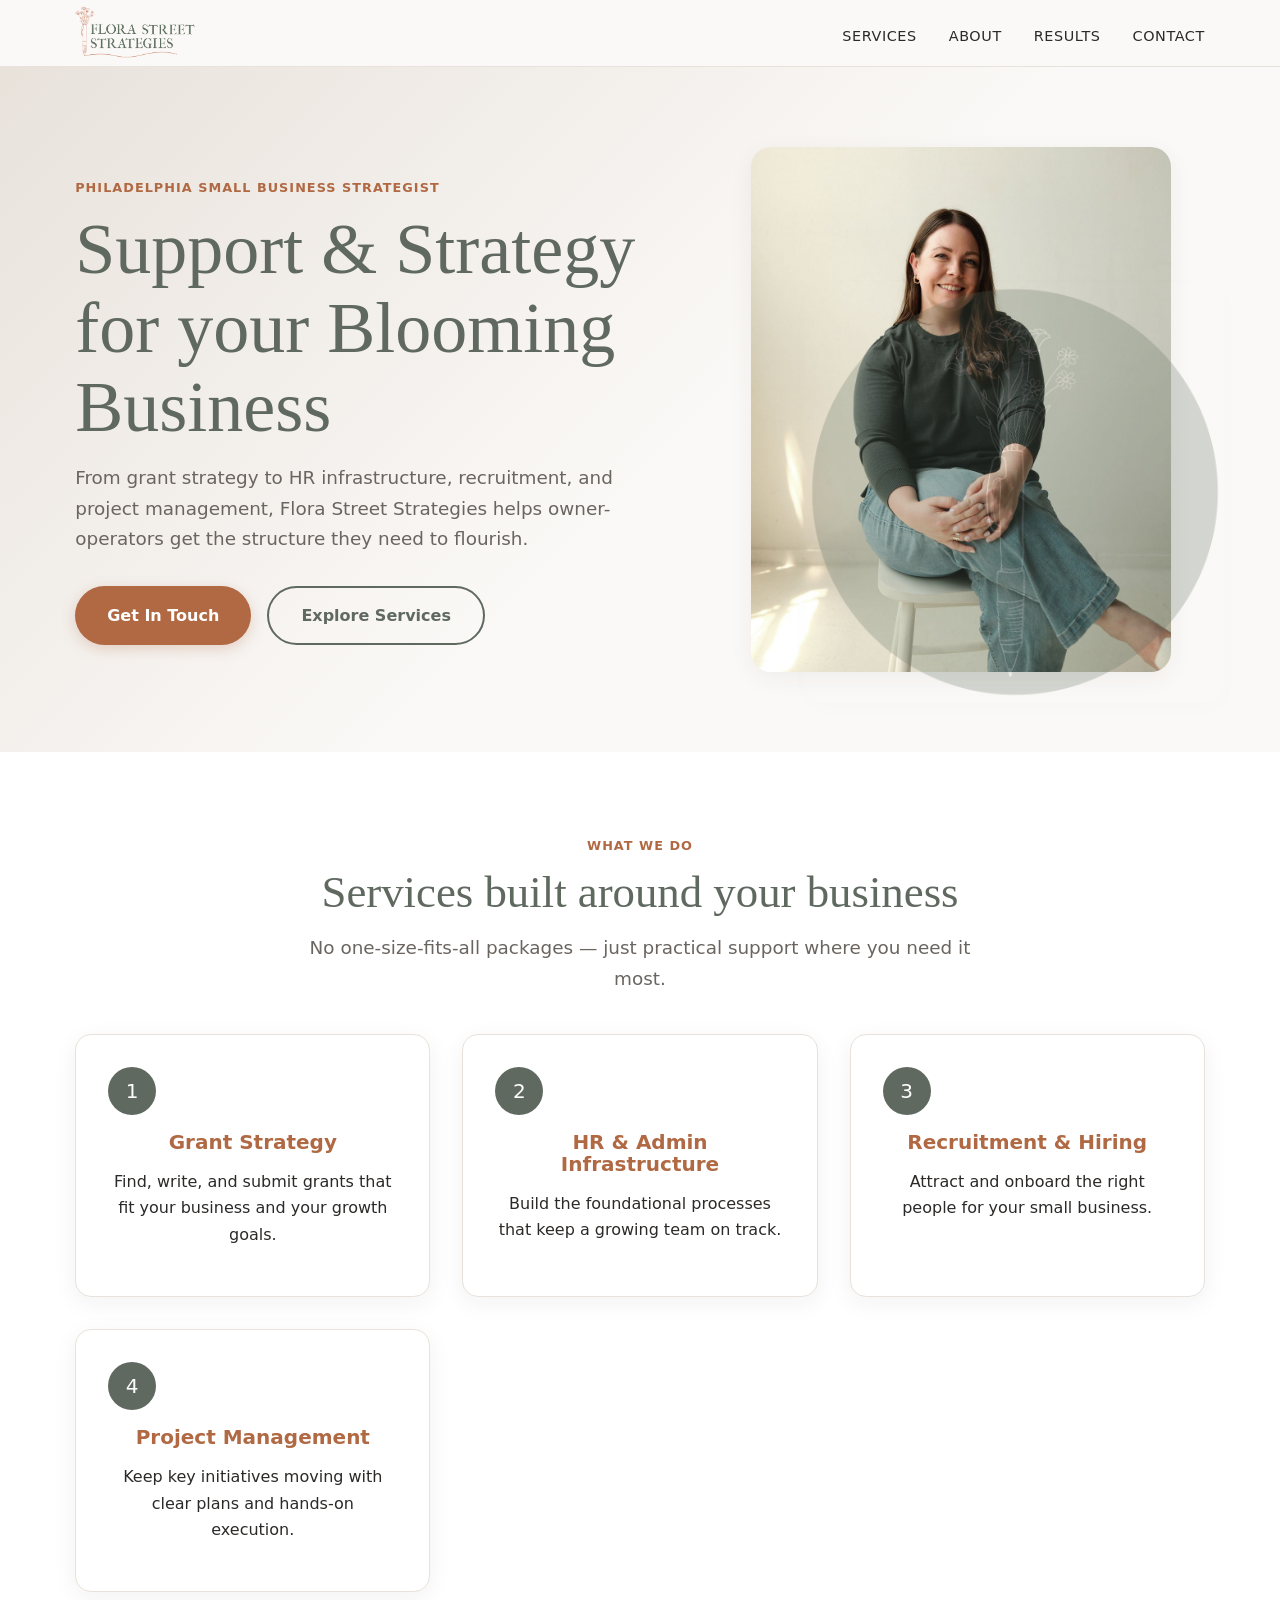
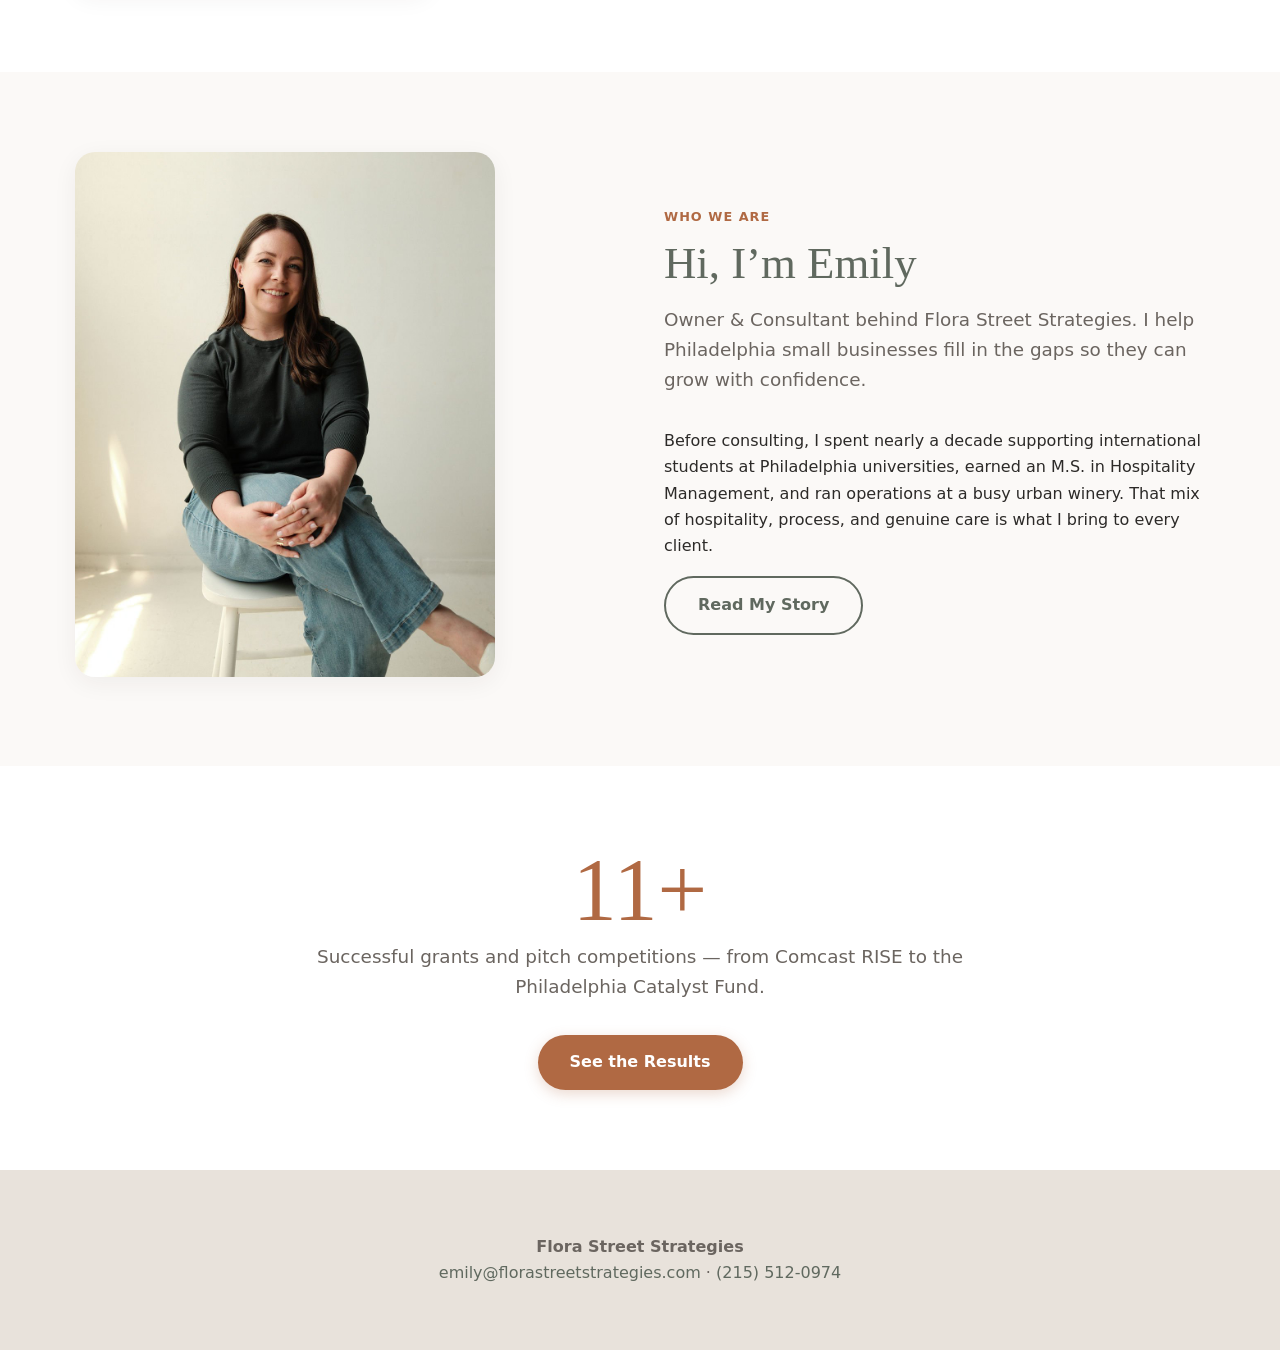
<file: site/option1/index.html>
<!doctype html>
<html lang="en">
<head>
  <meta charset="utf-8" />
  <meta name="viewport" content="width=device-width, initial-scale=1" />
  <meta name="theme-color" content="#fbf9f7" />
  <meta name="description" content="Flora Street Strategies helps Philadelphia small business owners and owner-operators win grants, build HR infrastructure, hire talent, and manage projects so they can flourish." />
  <meta name="robots" content="noindex, nofollow, noarchive" />
  <meta property="og:title" content="Flora Street Strategies — Support & Strategy for Your Blooming Business" />
  <meta property="og:description" content="Flora Street Strategies helps Philadelphia small business owners and owner-operators win grants, build HR infrastructure, hire talent, and manage projects so they can flourish." />
  <meta property="og:type" content="website" />
  <meta property="og:url" content="https://toddl.es/florastreetstrategies/option1/" />
  <meta property="og:image" content="https://toddl.es/florastreetstrategies/option1/images/emily.jpg" />
  <meta name="twitter:card" content="summary_large_image" />
  <title>Flora Street Strategies — Support & Strategy for Your Blooming Business</title>
  <link rel="canonical" href="https://toddl.es/florastreetstrategies/option1/" />
  <link rel="icon" type="image/png" href="images/emblem.png" />
  <link rel="stylesheet" href="css/style.css?v=11" />
  <script type="application/ld+json">{
  "@context": "https://schema.org",
  "@type": "ProfessionalService",
  "name": "Flora Street Strategies",
  "description": "Flora Street Strategies helps Philadelphia small business owners and owner-operators win grants, build HR infrastructure, hire talent, and manage projects so they can flourish.",
  "url": "https://toddl.es/florastreetstrategies/option1/",
  "image": "https://toddl.es/florastreetstrategies/option1/images/emily.jpg",
  "telephone": "+1-215-512-0974",
  "email": "emily@florastreetstrategies.com",
  "areaServed": "Philadelphia, PA",
  "serviceType": ["Grant Strategy", "HR Infrastructure", "Recruitment", "Project Management"]
}</script>
</head>
<body>
  <a class="skip-link" href="#main">Skip to content</a>
  <header>
    <div class="container">
      <a class="logo" href="/florastreetstrategies/option1/"><img src="images/logo.png" alt="Flora Street Strategies" /></a>
      <nav>
        <ul>
          <li><a href="services/">Services</a></li>
          <li><a href="about/">About</a></li>
          <li><a href="testimonials/">Results</a></li>
          <li><a href="contact/">Contact</a></li>
        </ul>
      </nav>
    <button class="nav-toggle" aria-label="Open menu" aria-expanded="false" aria-controls="nav-overlay"><span class="hamburger-icon">&#9776;</span></button></div>
  <div class="nav-overlay" id="nav-overlay">
      <button class="nav-close" aria-label="Close menu" aria-expanded="false" aria-controls="nav-overlay"><span class="close-icon">&times;</span></button>
      <ul>
        <li><a href="/florastreetstrategies/option1/" aria-current="page">Home</a></li>
        <li><a href="./services/">Services</a></li>
        <li><a href="./about/">About</a></li>
        <li><a href="./testimonials/">Results</a></li>
        <li><a href="./contact/">Contact</a></li>
      </ul>
    </div></header>

  <main id="main">
    <section class="hero">
      <div class="container">
        <div class="hero-content">
          <span class="tag">Philadelphia Small Business Strategist</span>
          <h1>Support &amp; Strategy for your Blooming Business</h1>
          <p>From grant strategy to HR infrastructure, recruitment, and project management, Flora Street Strategies helps owner-operators get the structure they need to flourish.</p>
          <div class="hero-actions">
            <a class="btn btn-primary" href="contact/">Get In Touch</a>
            <a class="btn btn-secondary" href="services/">Explore Services</a>
          </div>
        </div>
        <div class="hero-media">
          <img src="images/emily.jpg" alt="Emily Nordeman, owner of Flora Street Strategies" />
          <img class="hero-emblem" src="images/emblem.png" alt="" />
        </div>
      </div>
    </section>

    <section class="alt center">
      <div class="container">
        <span class="tag">What We Do</span>
        <h2>Services built around your business</h2>
        <p class="lead">No one-size-fits-all packages — just practical support where you need it most.</p>
        <div class="grid">
          <div class="card">
            <div class="card-icon">1</div>
            <h3>Grant Strategy</h3>
            <p>Find, write, and submit grants that fit your business and your growth goals.</p>
          </div>
          <div class="card">
            <div class="card-icon">2</div>
            <h3>HR &amp; Admin Infrastructure</h3>
            <p>Build the foundational processes that keep a growing team on track.</p>
          </div>
          <div class="card">
            <div class="card-icon">3</div>
            <h3>Recruitment &amp; Hiring</h3>
            <p>Attract and onboard the right people for your small business.</p>
          </div>
          <div class="card">
            <div class="card-icon">4</div>
            <h3>Project Management</h3>
            <p>Keep key initiatives moving with clear plans and hands-on execution.</p>
          </div>
        </div>
      </div>
    </section>

    <section>
      <div class="container two-col">
        <div>
          <img src="images/emily.jpg" alt="Emily Nordeman" />
        </div>
        <div>
          <span class="tag">Who We Are</span>
          <h2>Hi, I’m Emily</h2>
          <p class="lead">Owner &amp; Consultant behind Flora Street Strategies. I help Philadelphia small businesses fill in the gaps so they can grow with confidence.</p>
          <p>Before consulting, I spent nearly a decade supporting international students at Philadelphia universities, earned an M.S. in Hospitality Management, and ran operations at a busy urban winery. That mix of hospitality, process, and genuine care is what I bring to every client.</p>
          <a class="btn btn-secondary" href="about/">Read My Story</a>
        </div>
      </div>
    </section>

    <section class="alt center">
      <div class="container">
        <div class="stat">11+</div>
        <p class="lead">Successful grants and pitch competitions — from Comcast RISE to the Philadelphia Catalyst Fund.</p>
        <a class="btn btn-primary" href="testimonials/">See the Results</a>
      </div>
    </section>
  </main>

  <footer>
    <div class="container">
      <p><strong>Flora Street Strategies</strong><br />
      <a href="mailto:emily@florastreetstrategies.com">emily@florastreetstrategies.com</a> ·
      <a href="tel:2155120974">(215) 512-0974</a></p>
    </div>
  </footer>
<script src="js/main.js?v=2"></script>
</body>
</html>
</file>
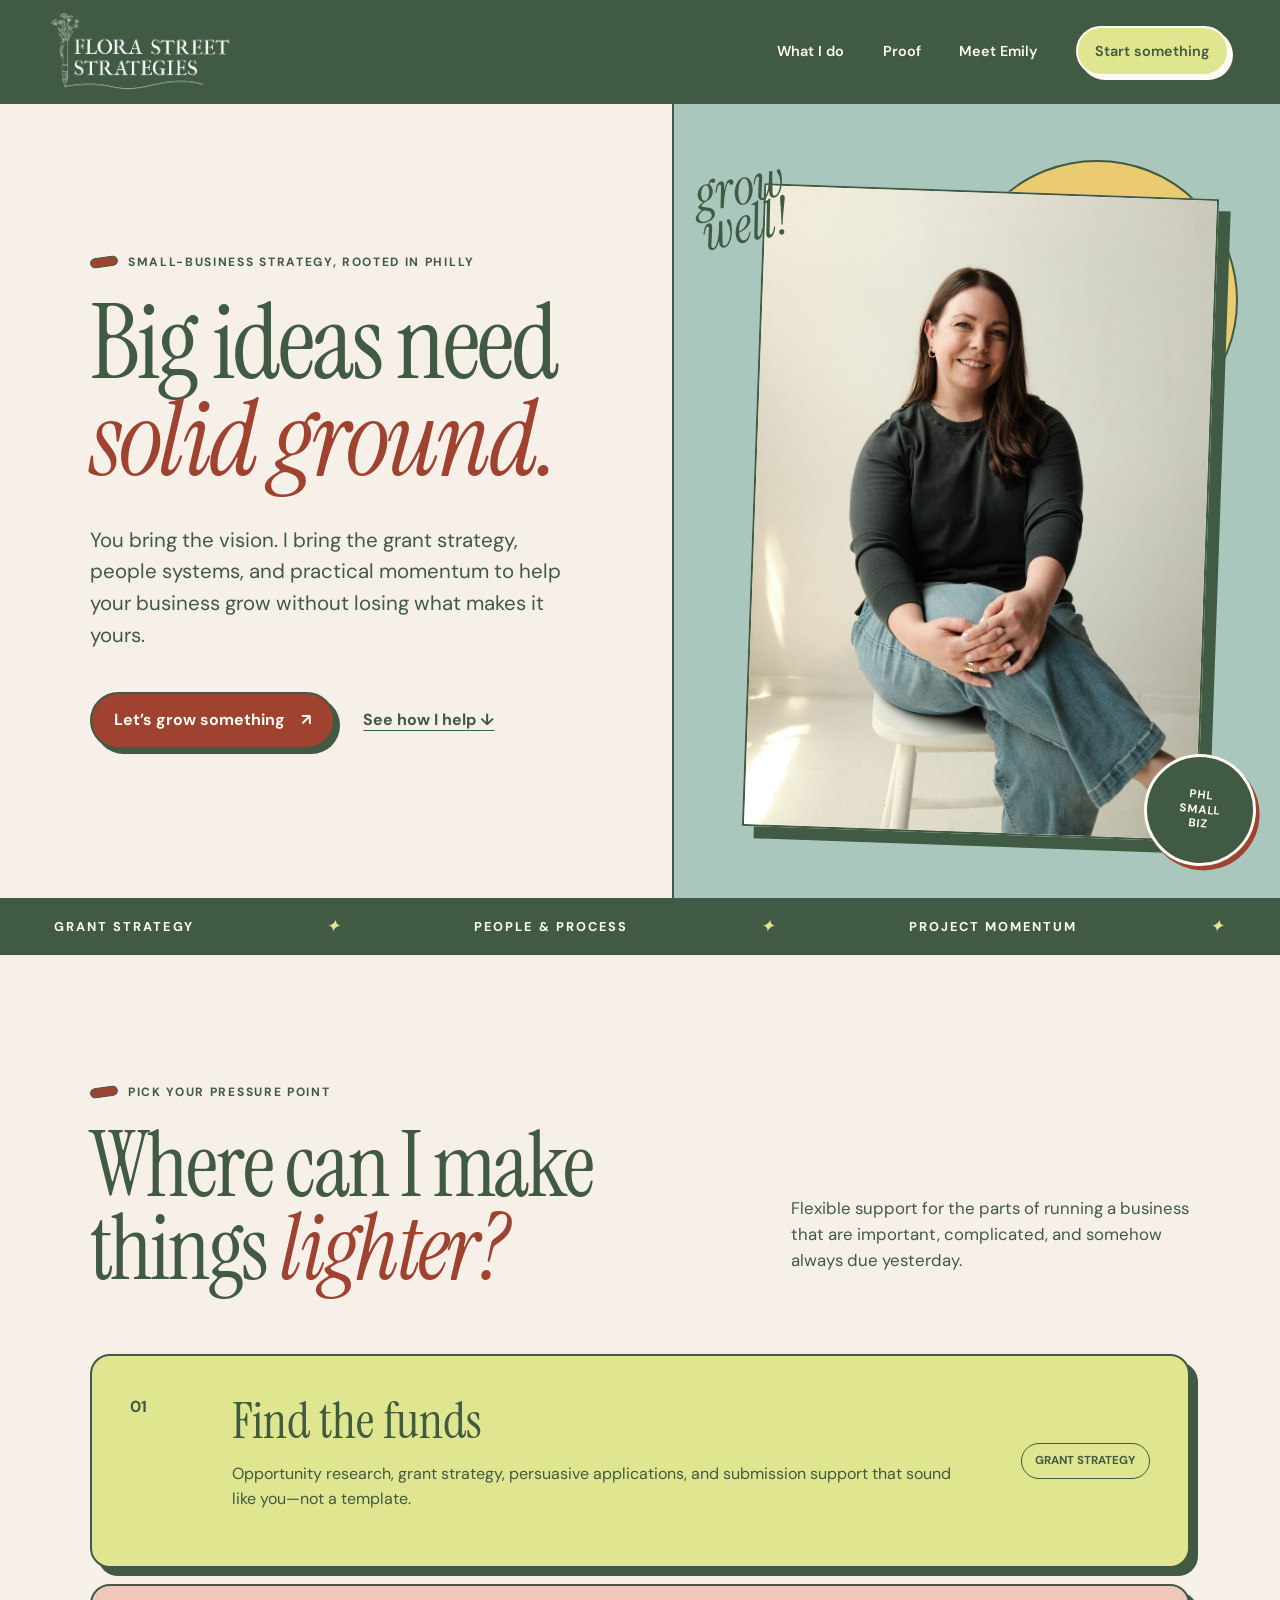
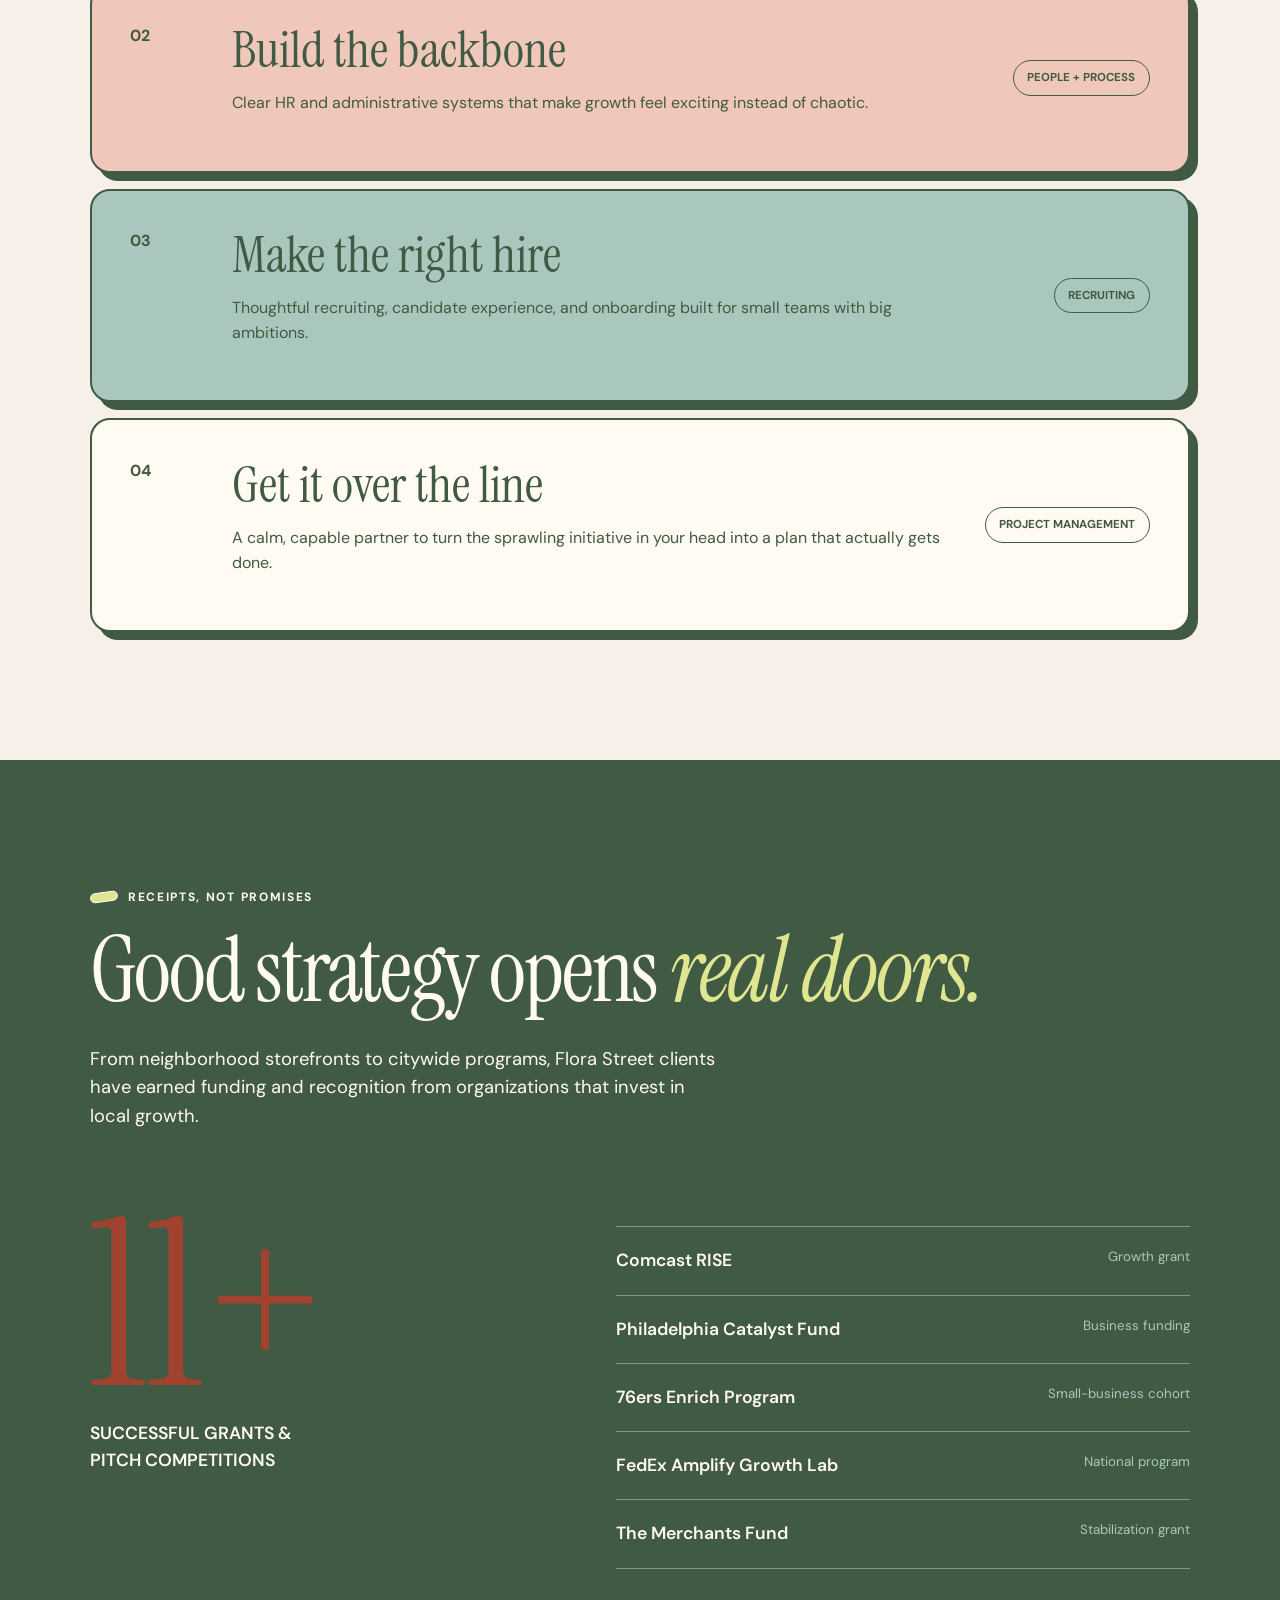
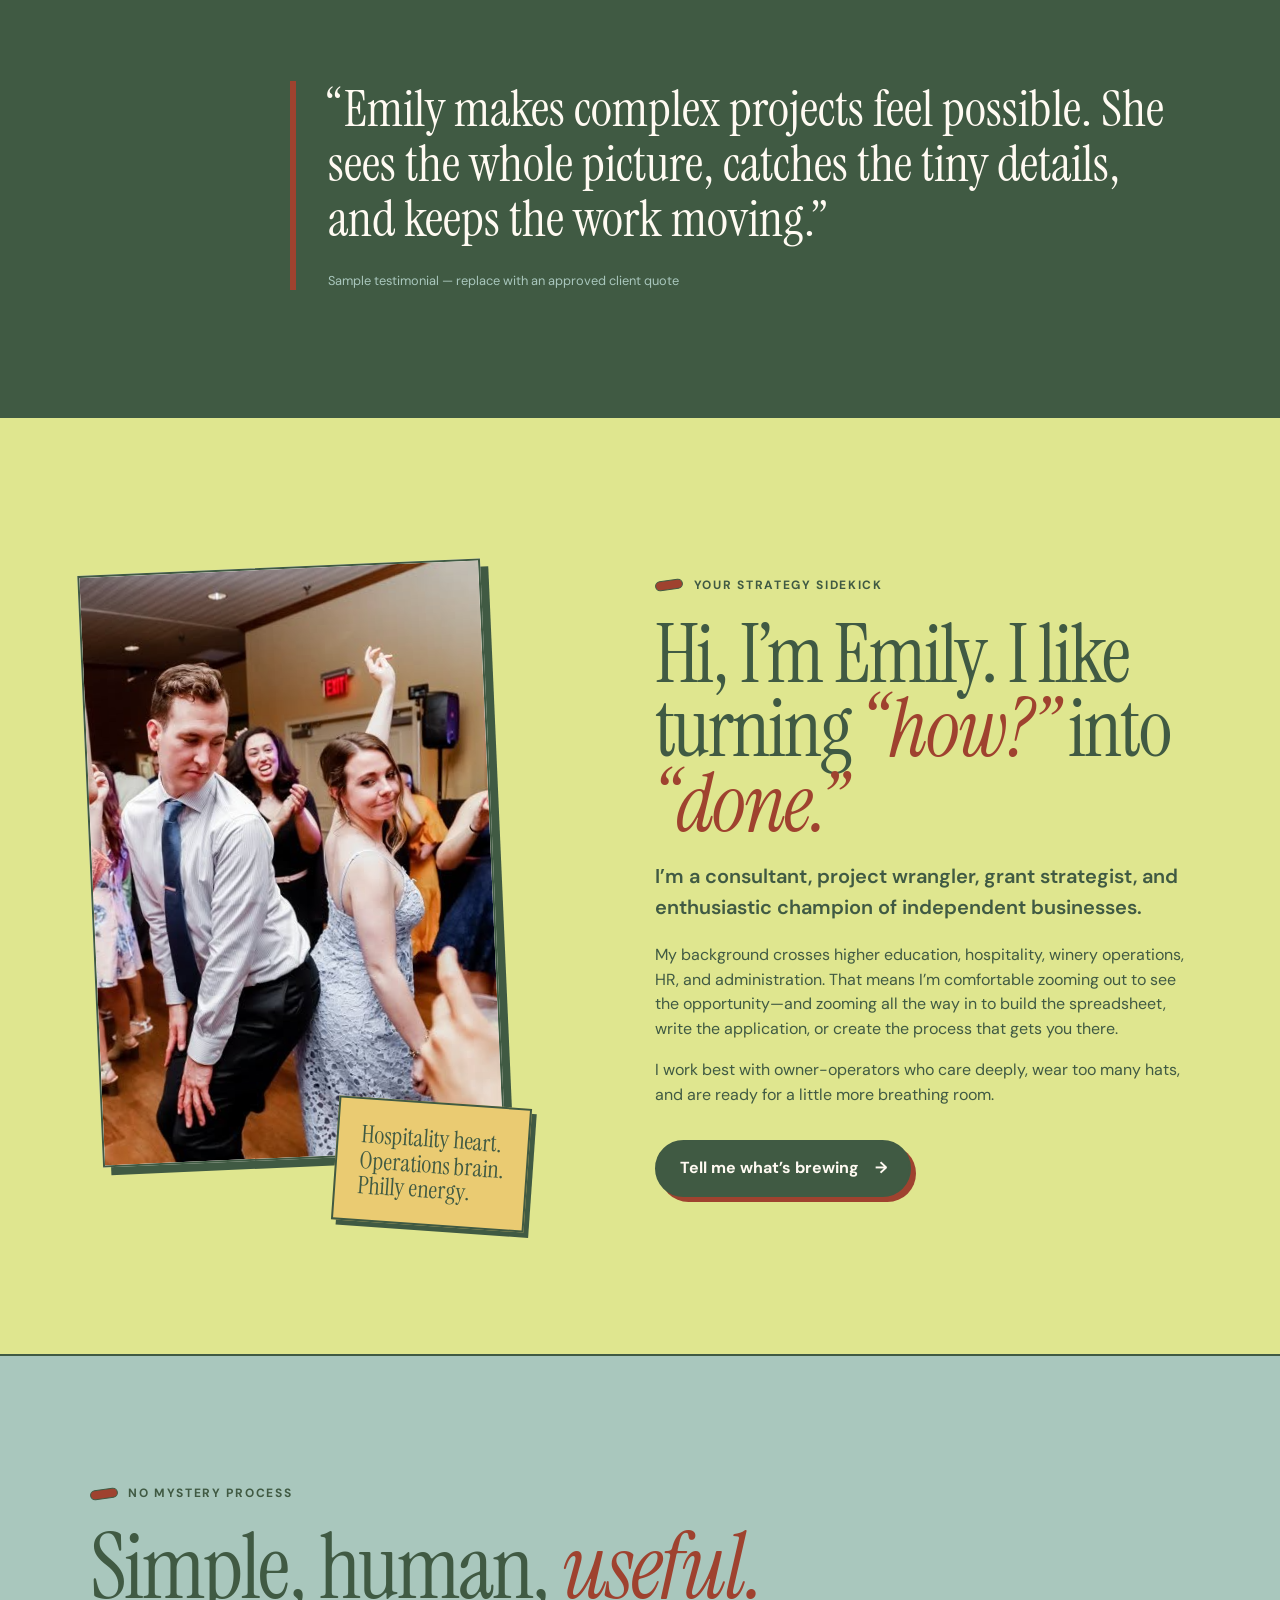
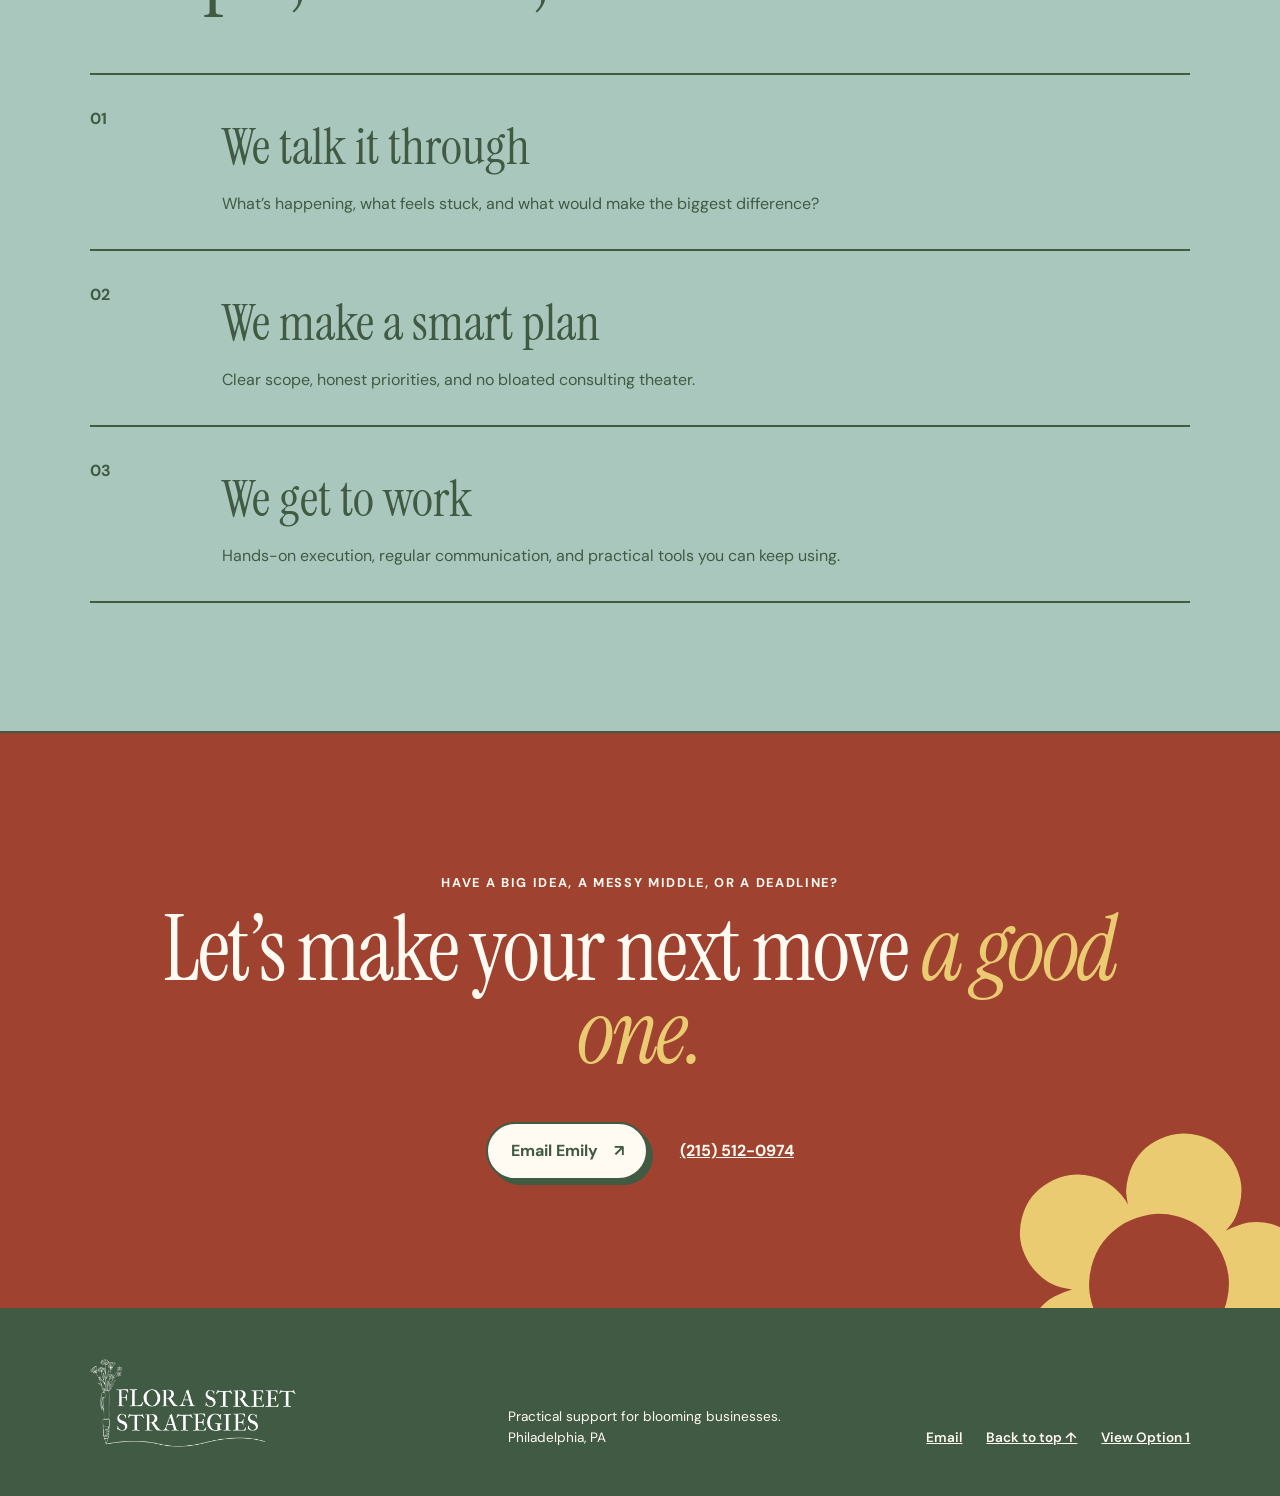
<file: site/option2/index.html>
<!doctype html>
<html lang="en">
<head>
  <meta charset="utf-8" />
  <meta name="viewport" content="width=device-width, initial-scale=1" />
  <meta name="theme-color" content="#405a43" />
  <meta name="description" content="A bold new concept for Flora Street Strategies, helping Philadelphia small businesses find funding and build strong foundations." />
  <meta name="robots" content="noindex, nofollow, noarchive" />
  <title>Flora Street Strategies — Big Ideas Need Solid Ground</title>
  <link rel="canonical" href="https://toddl.es/florastreetstrategies/option2/" />
  <link rel="icon" type="image/png" href="../images/emblem.png" />
  <link rel="stylesheet" href="styles.css?v=5" />
</head>
<body>
  <a class="skip-link" href="#main">Skip to content</a>

  <header class="site-header">
    <a class="brand" href="/florastreetstrategies/option2/" aria-label="Flora Street Strategies, home">
      <img src="images/logo.png" alt="Flora Street Strategies" />
    </a>
    <button class="menu-toggle" type="button" aria-expanded="false" aria-controls="site-nav">
      <span class="menu-label">Menu</span><span class="menu-icon" aria-hidden="true"></span>
    </button>
    <nav class="site-nav" id="site-nav" aria-label="Main navigation">
      <a href="#services">What I do</a>
      <a href="#results">Proof</a>
      <a href="#about">Meet Emily</a>
      <a class="nav-cta" href="#contact">Start something</a>
    </nav>
  </header>

  <main id="main">
    <section class="hero" aria-labelledby="hero-title">
      <div class="hero-copy">
        <p class="eyebrow"><span></span> Small-business strategy, rooted in Philly</p>
        <h1 id="hero-title">Big ideas need <em>solid ground.</em></h1>
        <p class="hero-lede">You bring the vision. I bring the grant strategy, people systems, and practical momentum to help your business grow without losing what makes it yours.</p>
        <div class="hero-actions">
          <a class="button button-primary" href="#contact">Let’s grow something <span aria-hidden="true">↗</span></a>
          <a class="text-link" href="#services">See how I help <span aria-hidden="true">↓</span></a>
        </div>
      </div>

      <div class="hero-art">
        <div class="sun" aria-hidden="true"></div>
        <figure class="photo-frame photo-main">
          <img src="images/emily.jpg" alt="Emily Nordeman, owner and consultant at Flora Street Strategies, seated and smiling" />
        </figure>
        <div class="scribble" aria-hidden="true">grow<br />well!</div>
        <div class="stamp" aria-hidden="true">PHL<br />SMALL<br />BIZ</div>
      </div>
    </section>

    <div class="ticker" aria-hidden="true">
      <div class="ticker-track">
        <div class="ticker-group"><span>GRANT STRATEGY</span><i>✦</i><span>PEOPLE &amp; PROCESS</span><i>✦</i><span>PROJECT MOMENTUM</span><i>✦</i></div>
        <div class="ticker-group"><span>GRANT STRATEGY</span><i>✦</i><span>PEOPLE &amp; PROCESS</span><i>✦</i><span>PROJECT MOMENTUM</span><i>✦</i></div>
      </div>
    </div>

    <section class="services section-pad" id="services" aria-labelledby="services-title">
      <div class="section-heading">
        <p class="eyebrow"><span></span> Pick your pressure point</p>
        <h2 id="services-title">Where can I make things <em>lighter?</em></h2>
        <p>Flexible support for the parts of running a business that are important, complicated, and somehow always due yesterday.</p>
      </div>

      <div class="service-list">
        <article class="service-card service-lime">
          <p class="service-num">01</p>
          <div>
            <h3>Find the funds</h3>
            <p>Opportunity research, grant strategy, persuasive applications, and submission support that sound like you—not a template.</p>
          </div>
          <p class="service-label">Grant strategy</p>
        </article>
        <article class="service-card service-coral">
          <p class="service-num">02</p>
          <div>
            <h3>Build the backbone</h3>
            <p>Clear HR and administrative systems that make growth feel exciting instead of chaotic.</p>
          </div>
          <p class="service-label">People + process</p>
        </article>
        <article class="service-card service-blue">
          <p class="service-num">03</p>
          <div>
            <h3>Make the right hire</h3>
            <p>Thoughtful recruiting, candidate experience, and onboarding built for small teams with big ambitions.</p>
          </div>
          <p class="service-label">Recruiting</p>
        </article>
        <article class="service-card service-cream">
          <p class="service-num">04</p>
          <div>
            <h3>Get it over the line</h3>
            <p>A calm, capable partner to turn the sprawling initiative in your head into a plan that actually gets done.</p>
          </div>
          <p class="service-label">Project management</p>
        </article>
      </div>
    </section>

    <section class="results section-pad" id="results" aria-labelledby="results-title">
      <div class="results-intro">
        <p class="eyebrow light"><span></span> Receipts, not promises</p>
        <h2 id="results-title">Good strategy opens <em>real doors.</em></h2>
        <p>From neighborhood storefronts to citywide programs, Flora Street clients have earned funding and recognition from organizations that invest in local growth.</p>
      </div>
      <div class="results-grid">
        <div class="big-number"><strong>11+</strong><span>successful grants &amp;<br />pitch competitions</span></div>
        <ul class="wins" aria-label="Selected client funding wins">
          <li><span>Comcast RISE</span><small>Growth grant</small></li>
          <li><span>Philadelphia Catalyst Fund</span><small>Business funding</small></li>
          <li><span>76ers Enrich Program</span><small>Small-business cohort</small></li>
          <li><span>FedEx Amplify Growth Lab</span><small>National program</small></li>
          <li><span>The Merchants Fund</span><small>Stabilization grant</small></li>
        </ul>
      </div>
      <blockquote>
        <p>“Emily makes complex projects feel possible. She sees the whole picture, catches the tiny details, and keeps the work moving.”</p>
        <cite>Sample testimonial — replace with an approved client quote</cite>
      </blockquote>
    </section>

    <section class="about section-pad" id="about" aria-labelledby="about-title">
      <div class="about-collage">
        <figure class="photo-frame photo-about">
          <img src="images/dance.png" alt="Emily dancing joyfully with friends at a celebration" />
        </figure>
        <div class="note-card" aria-hidden="true">Hospitality heart.<br />Operations brain.<br />Philly energy.</div>
      </div>
      <div class="about-copy">
        <p class="eyebrow"><span></span> Your strategy sidekick</p>
        <h2 id="about-title">Hi, I’m Emily. I like turning <em>“how?”</em> into <em>“done.”</em></h2>
        <p class="about-lede">I’m a consultant, project wrangler, grant strategist, and enthusiastic champion of independent businesses.</p>
        <p>My background crosses higher education, hospitality, winery operations, HR, and administration. That means I’m comfortable zooming out to see the opportunity—and zooming all the way in to build the spreadsheet, write the application, or create the process that gets you there.</p>
        <p>I work best with owner-operators who care deeply, wear too many hats, and are ready for a little more breathing room.</p>
        <a class="button button-dark" href="#contact">Tell me what’s brewing <span aria-hidden="true">→</span></a>
      </div>
    </section>

    <section class="process section-pad" aria-labelledby="process-title">
      <div class="section-heading compact">
        <p class="eyebrow"><span></span> No mystery process</p>
        <h2 id="process-title">Simple, human, <em>useful.</em></h2>
      </div>
      <ol class="process-list">
        <li><span>01</span><div><h3>We talk it through</h3><p>What’s happening, what feels stuck, and what would make the biggest difference?</p></div></li>
        <li><span>02</span><div><h3>We make a smart plan</h3><p>Clear scope, honest priorities, and no bloated consulting theater.</p></div></li>
        <li><span>03</span><div><h3>We get to work</h3><p>Hands-on execution, regular communication, and practical tools you can keep using.</p></div></li>
      </ol>
    </section>

    <section class="contact section-pad" id="contact" aria-labelledby="contact-title">
      <p class="contact-kicker">Have a big idea, a messy middle, or a deadline?</p>
      <h2 id="contact-title">Let’s make your next move <em>a good one.</em></h2>
      <div class="contact-actions">
        <a class="button button-light" href="mailto:emily@florastreetstrategies.com">Email Emily <span aria-hidden="true">↗</span></a>
        <a href="tel:2155120974">(215) 512-0974</a>
      </div>
      <div class="contact-flower" aria-hidden="true">✿</div>
    </section>
  </main>

  <footer>
    <a class="brand footer-brand" href="/florastreetstrategies/option2/" aria-label="Flora Street Strategies, home">
      <img src="images/logo.png" alt="Flora Street Strategies" />
    </a>
    <p>Practical support for blooming businesses.<br />Philadelphia, PA</p>
    <div class="footer-links">
      <a href="mailto:emily@florastreetstrategies.com">Email</a>
      <a href="#main">Back to top ↑</a>
      <a href="/florastreetstrategies/option1/">View Option 1</a>
    </div>
  </footer>

  <script src="script.js?v=1"></script>
</body>
</html>
</file>
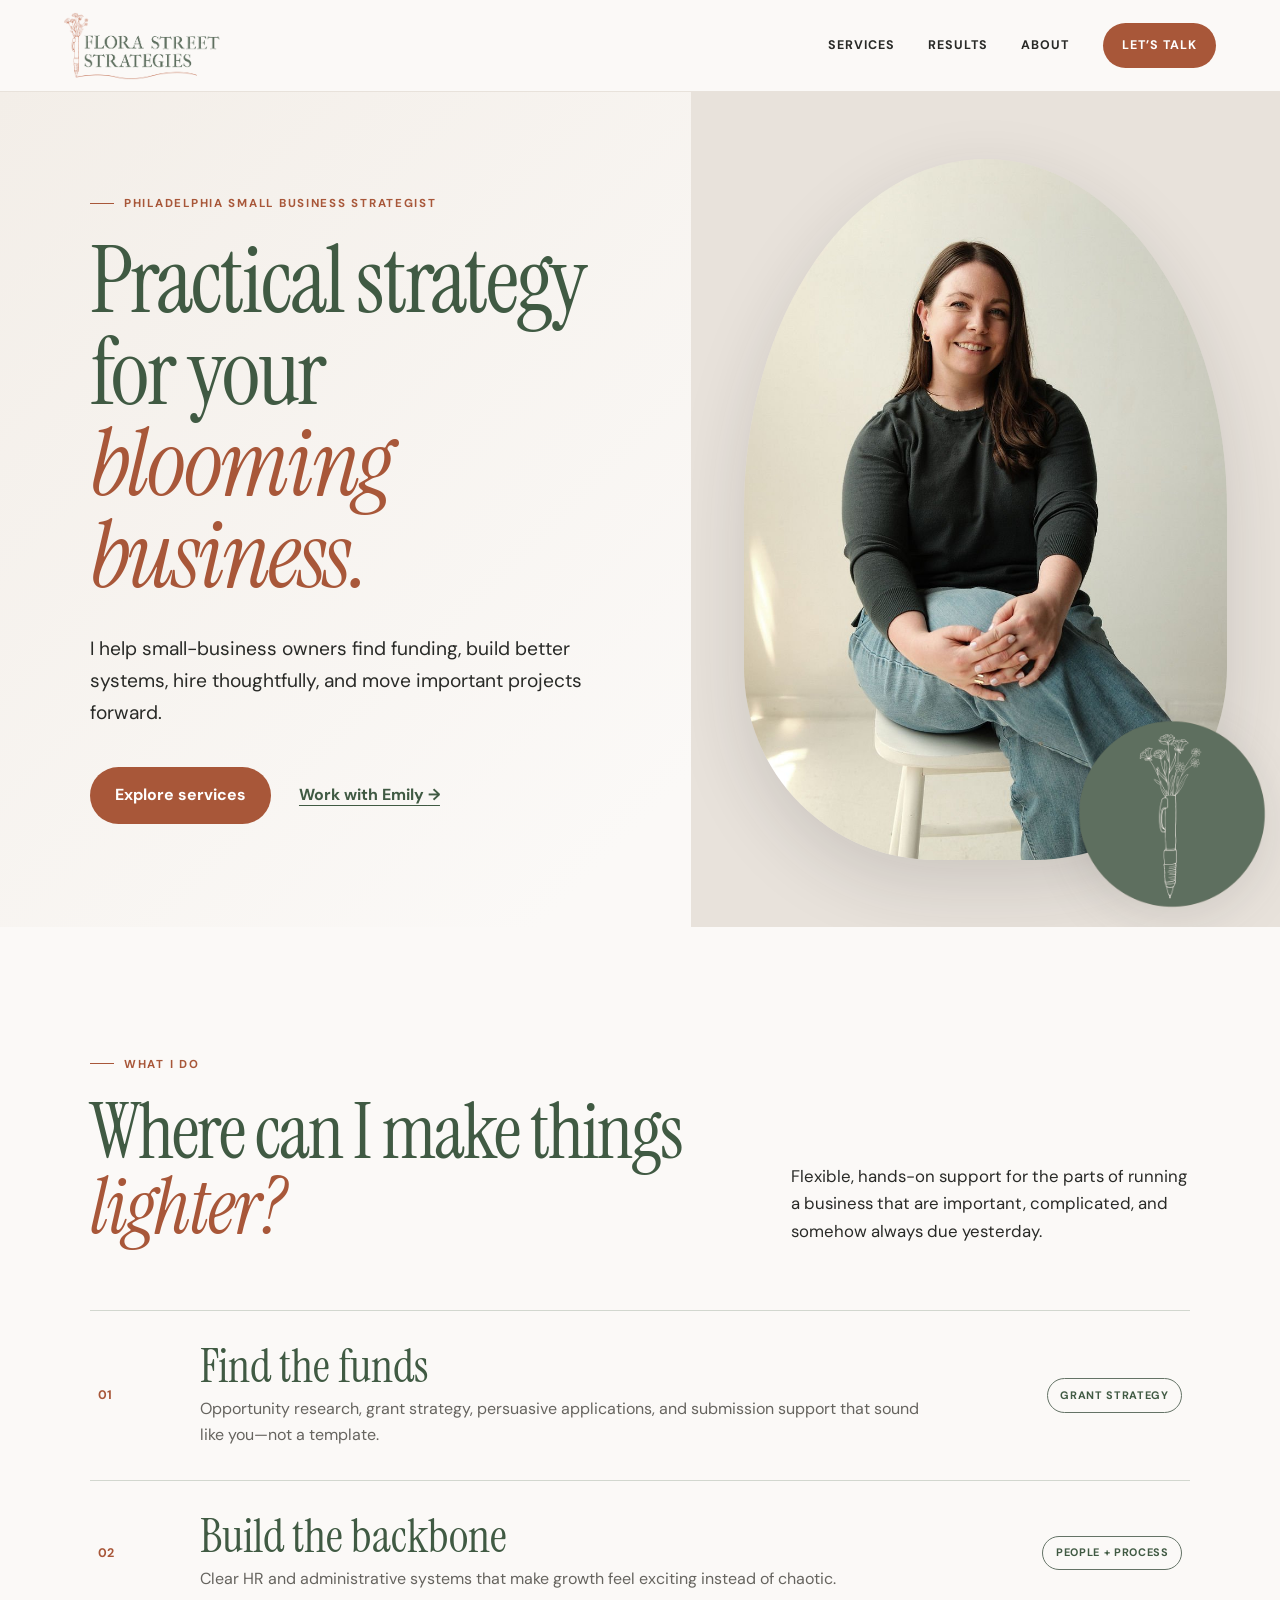
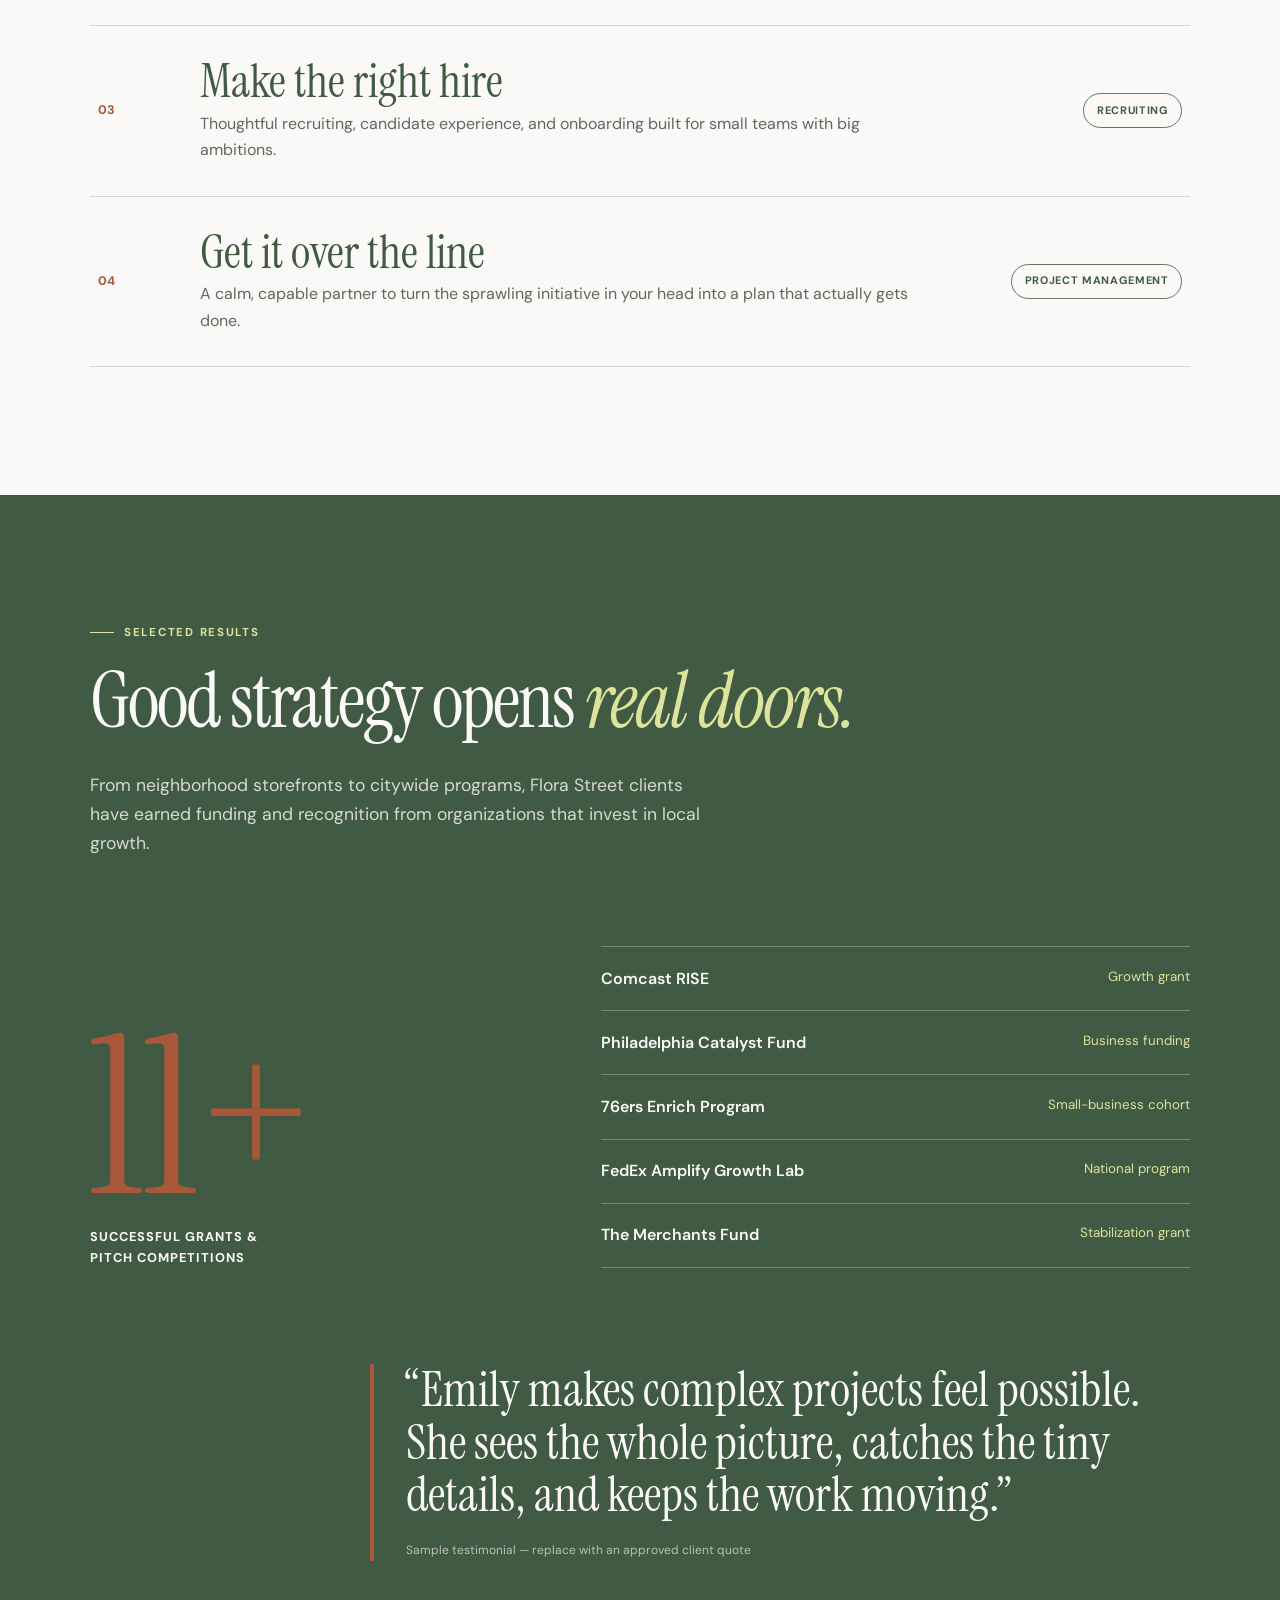
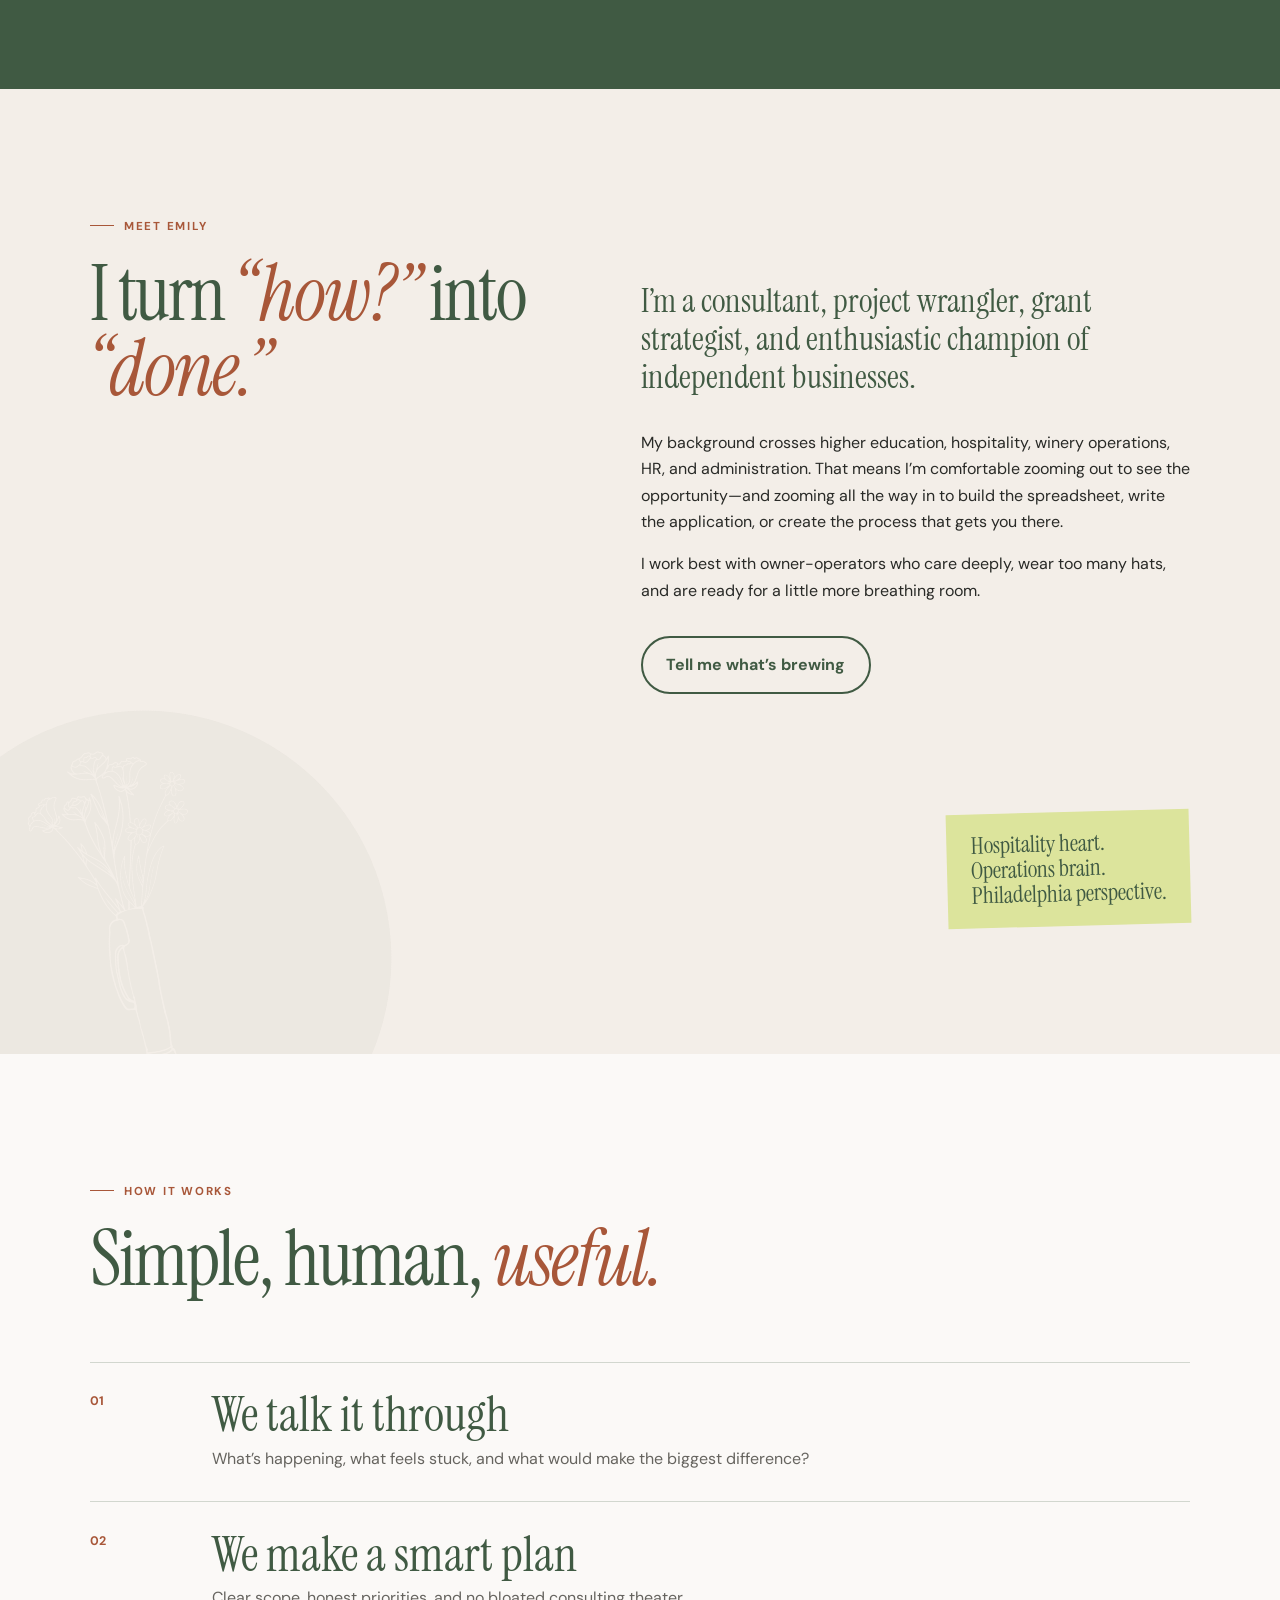
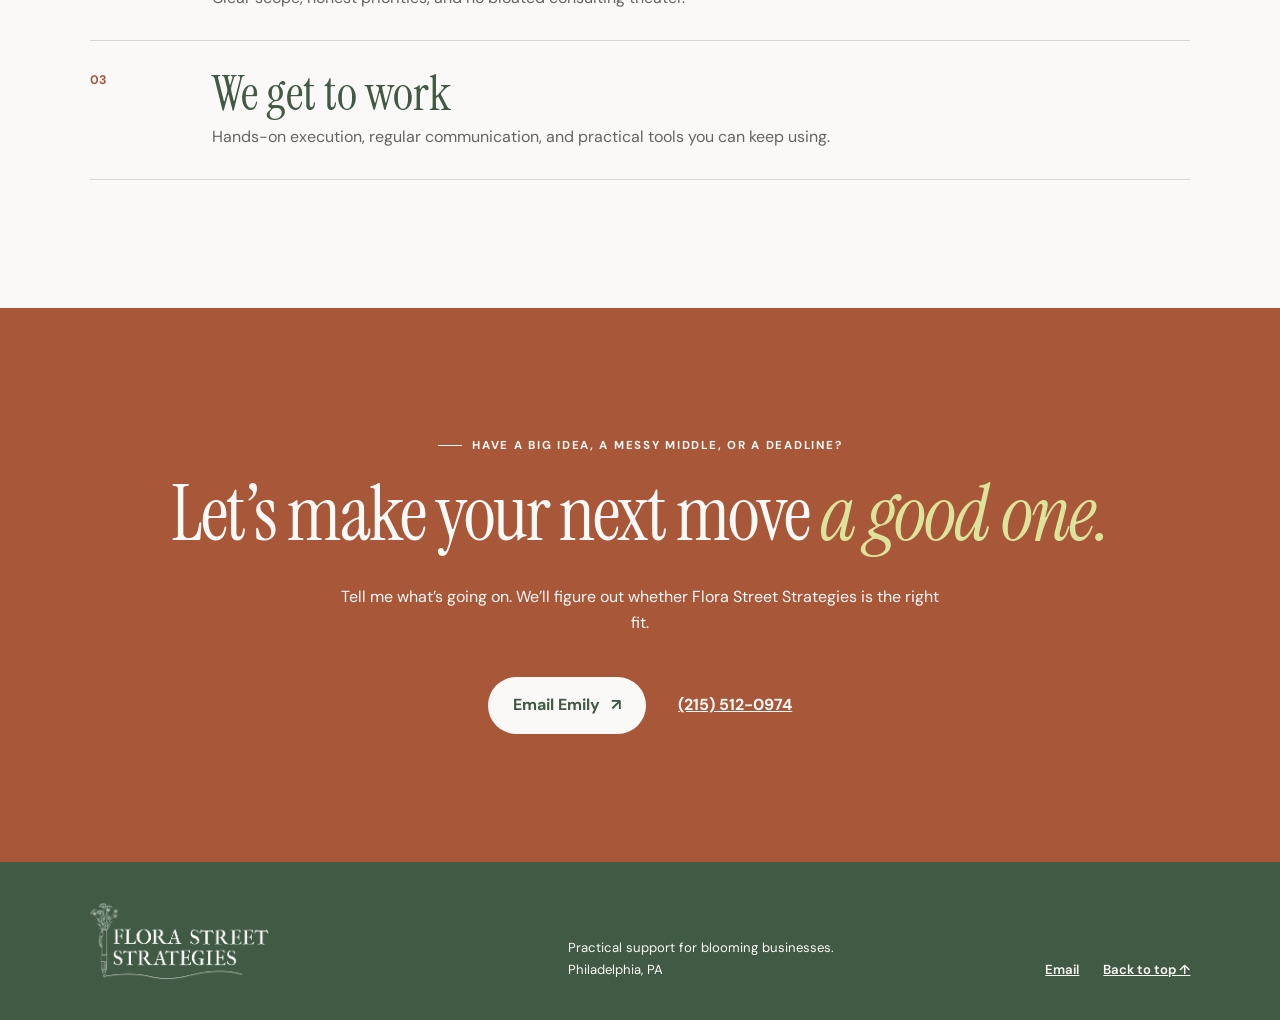
<file: site/option3/index.html>
<!doctype html>
<html lang="en">
<head>
  <meta charset="utf-8" />
  <meta name="viewport" content="width=device-width, initial-scale=1" />
  <meta name="theme-color" content="#fbf9f7" />
  <meta name="description" content="Flora Street Strategies helps Philadelphia small-business owners find funding, build better systems, hire thoughtfully, and move important projects forward." />
  <meta name="robots" content="noindex, nofollow, noarchive" />
  <title>Flora Street Strategies — Practical Strategy for Your Blooming Business</title>
  <link rel="canonical" href="https://toddl.es/florastreetstrategies/option3/" />
  <link rel="icon" type="image/png" href="../option1/images/emblem.png" />
  <link rel="stylesheet" href="styles.css?v=1" />
</head>
<body>
  <a class="skip-link" href="#main">Skip to content</a>
  <header class="site-header">
    <a class="brand" href="#main" aria-label="Flora Street Strategies, home">
      <img src="../option1/images/logo.png" alt="Flora Street Strategies" />
    </a>
    <button class="menu-toggle" type="button" aria-expanded="false" aria-controls="site-nav">
      <span class="menu-label">Menu</span><span class="menu-icon" aria-hidden="true"></span>
    </button>
    <nav class="site-nav" id="site-nav" aria-label="Main navigation">
      <a href="#services">Services</a>
      <a href="#results">Results</a>
      <a href="#about">About</a>
      <a class="nav-cta" href="#contact">Let’s talk</a>
    </nav>
  </header>

  <main id="main">
    <section class="hero" aria-labelledby="hero-title">
      <div class="hero-copy">
        <p class="eyebrow">Philadelphia small business strategist</p>
        <h1 id="hero-title">Practical strategy for your <em>blooming business.</em></h1>
        <p class="hero-lede">I help small-business owners find funding, build better systems, hire thoughtfully, and move important projects forward.</p>
        <div class="hero-actions">
          <a class="button button-primary" href="#services">Explore services</a>
          <a class="text-link" href="#contact">Work with Emily <span aria-hidden="true">→</span></a>
        </div>
      </div>
      <div class="hero-media">
        <div class="photo-frame">
          <img src="../option1/images/emily.jpg" alt="Emily Nordeman, owner and consultant at Flora Street Strategies" />
        </div>
        <img class="hero-emblem" src="../option1/images/emblem.png" alt="" />
      </div>
    </section>

    <section class="services section-pad" id="services" aria-labelledby="services-title">
      <div class="section-intro">
        <p class="eyebrow">What I do</p>
        <h2 id="services-title">Where can I make things <em>lighter?</em></h2>
        <p>Flexible, hands-on support for the parts of running a business that are important, complicated, and somehow always due yesterday.</p>
      </div>
      <div class="service-list">
        <article class="service-row">
          <span class="service-number">01</span>
          <div><h3>Find the funds</h3><p>Opportunity research, grant strategy, persuasive applications, and submission support that sound like you—not a template.</p></div>
          <span class="service-label">Grant strategy</span>
        </article>
        <article class="service-row">
          <span class="service-number">02</span>
          <div><h3>Build the backbone</h3><p>Clear HR and administrative systems that make growth feel exciting instead of chaotic.</p></div>
          <span class="service-label">People + process</span>
        </article>
        <article class="service-row">
          <span class="service-number">03</span>
          <div><h3>Make the right hire</h3><p>Thoughtful recruiting, candidate experience, and onboarding built for small teams with big ambitions.</p></div>
          <span class="service-label">Recruiting</span>
        </article>
        <article class="service-row">
          <span class="service-number">04</span>
          <div><h3>Get it over the line</h3><p>A calm, capable partner to turn the sprawling initiative in your head into a plan that actually gets done.</p></div>
          <span class="service-label">Project management</span>
        </article>
      </div>
    </section>

    <section class="results section-pad" id="results" aria-labelledby="results-title">
      <div class="results-intro">
        <p class="eyebrow eyebrow-light">Selected results</p>
        <h2 id="results-title">Good strategy opens <em>real doors.</em></h2>
        <p>From neighborhood storefronts to citywide programs, Flora Street clients have earned funding and recognition from organizations that invest in local growth.</p>
      </div>
      <div class="results-grid">
        <div class="big-number"><strong>11+</strong><span>successful grants &amp;<br />pitch competitions</span></div>
        <ul class="wins" aria-label="Selected client funding wins">
          <li><span>Comcast RISE</span><small>Growth grant</small></li>
          <li><span>Philadelphia Catalyst Fund</span><small>Business funding</small></li>
          <li><span>76ers Enrich Program</span><small>Small-business cohort</small></li>
          <li><span>FedEx Amplify Growth Lab</span><small>National program</small></li>
          <li><span>The Merchants Fund</span><small>Stabilization grant</small></li>
        </ul>
      </div>
      <blockquote>
        <p>“Emily makes complex projects feel possible. She sees the whole picture, catches the tiny details, and keeps the work moving.”</p>
        <cite>Sample testimonial — replace with an approved client quote</cite>
      </blockquote>
    </section>

    <section class="about section-pad" id="about" aria-labelledby="about-title">
      <img class="about-emblem" src="../option1/images/emblem.png" alt="" />
      <div class="about-heading">
        <p class="eyebrow">Meet Emily</p>
        <h2 id="about-title">I turn <em>“how?”</em> into <em>“done.”</em></h2>
      </div>
      <div class="about-copy">
        <p class="about-lede">I’m a consultant, project wrangler, grant strategist, and enthusiastic champion of independent businesses.</p>
        <p>My background crosses higher education, hospitality, winery operations, HR, and administration. That means I’m comfortable zooming out to see the opportunity—and zooming all the way in to build the spreadsheet, write the application, or create the process that gets you there.</p>
        <p>I work best with owner-operators who care deeply, wear too many hats, and are ready for a little more breathing room.</p>
        <a class="button button-secondary" href="#contact">Tell me what’s brewing</a>
      </div>
      <aside class="about-note">Hospitality heart.<br />Operations brain.<br />Philadelphia perspective.</aside>
    </section>

    <section class="process section-pad" aria-labelledby="process-title">
      <div class="section-intro compact">
        <p class="eyebrow">How it works</p>
        <h2 id="process-title">Simple, human, <em>useful.</em></h2>
      </div>
      <ol class="process-list">
        <li><span>01</span><div><h3>We talk it through</h3><p>What’s happening, what feels stuck, and what would make the biggest difference?</p></div></li>
        <li><span>02</span><div><h3>We make a smart plan</h3><p>Clear scope, honest priorities, and no bloated consulting theater.</p></div></li>
        <li><span>03</span><div><h3>We get to work</h3><p>Hands-on execution, regular communication, and practical tools you can keep using.</p></div></li>
      </ol>
    </section>

    <section class="contact section-pad" id="contact" aria-labelledby="contact-title">
      <p class="eyebrow eyebrow-light">Have a big idea, a messy middle, or a deadline?</p>
      <h2 id="contact-title">Let’s make your next move <em>a good one.</em></h2>
      <p>Tell me what’s going on. We’ll figure out whether Flora Street Strategies is the right fit.</p>
      <div class="contact-actions">
        <a class="button button-light" href="mailto:emily@florastreetstrategies.com">Email Emily <span aria-hidden="true">↗</span></a>
        <a href="tel:2155120974">(215) 512-0974</a>
      </div>
    </section>
  </main>

  <footer>
    <a class="brand footer-brand" href="#main" aria-label="Flora Street Strategies, back to top"><img src="../option1/images/logo.png" alt="Flora Street Strategies" /></a>
    <p>Practical support for blooming businesses.<br />Philadelphia, PA</p>
    <div class="footer-links"><a href="mailto:emily@florastreetstrategies.com">Email</a><a href="#main">Back to top ↑</a></div>
  </footer>
  <script src="script.js?v=1"></script>
</body>
</html>
</file>
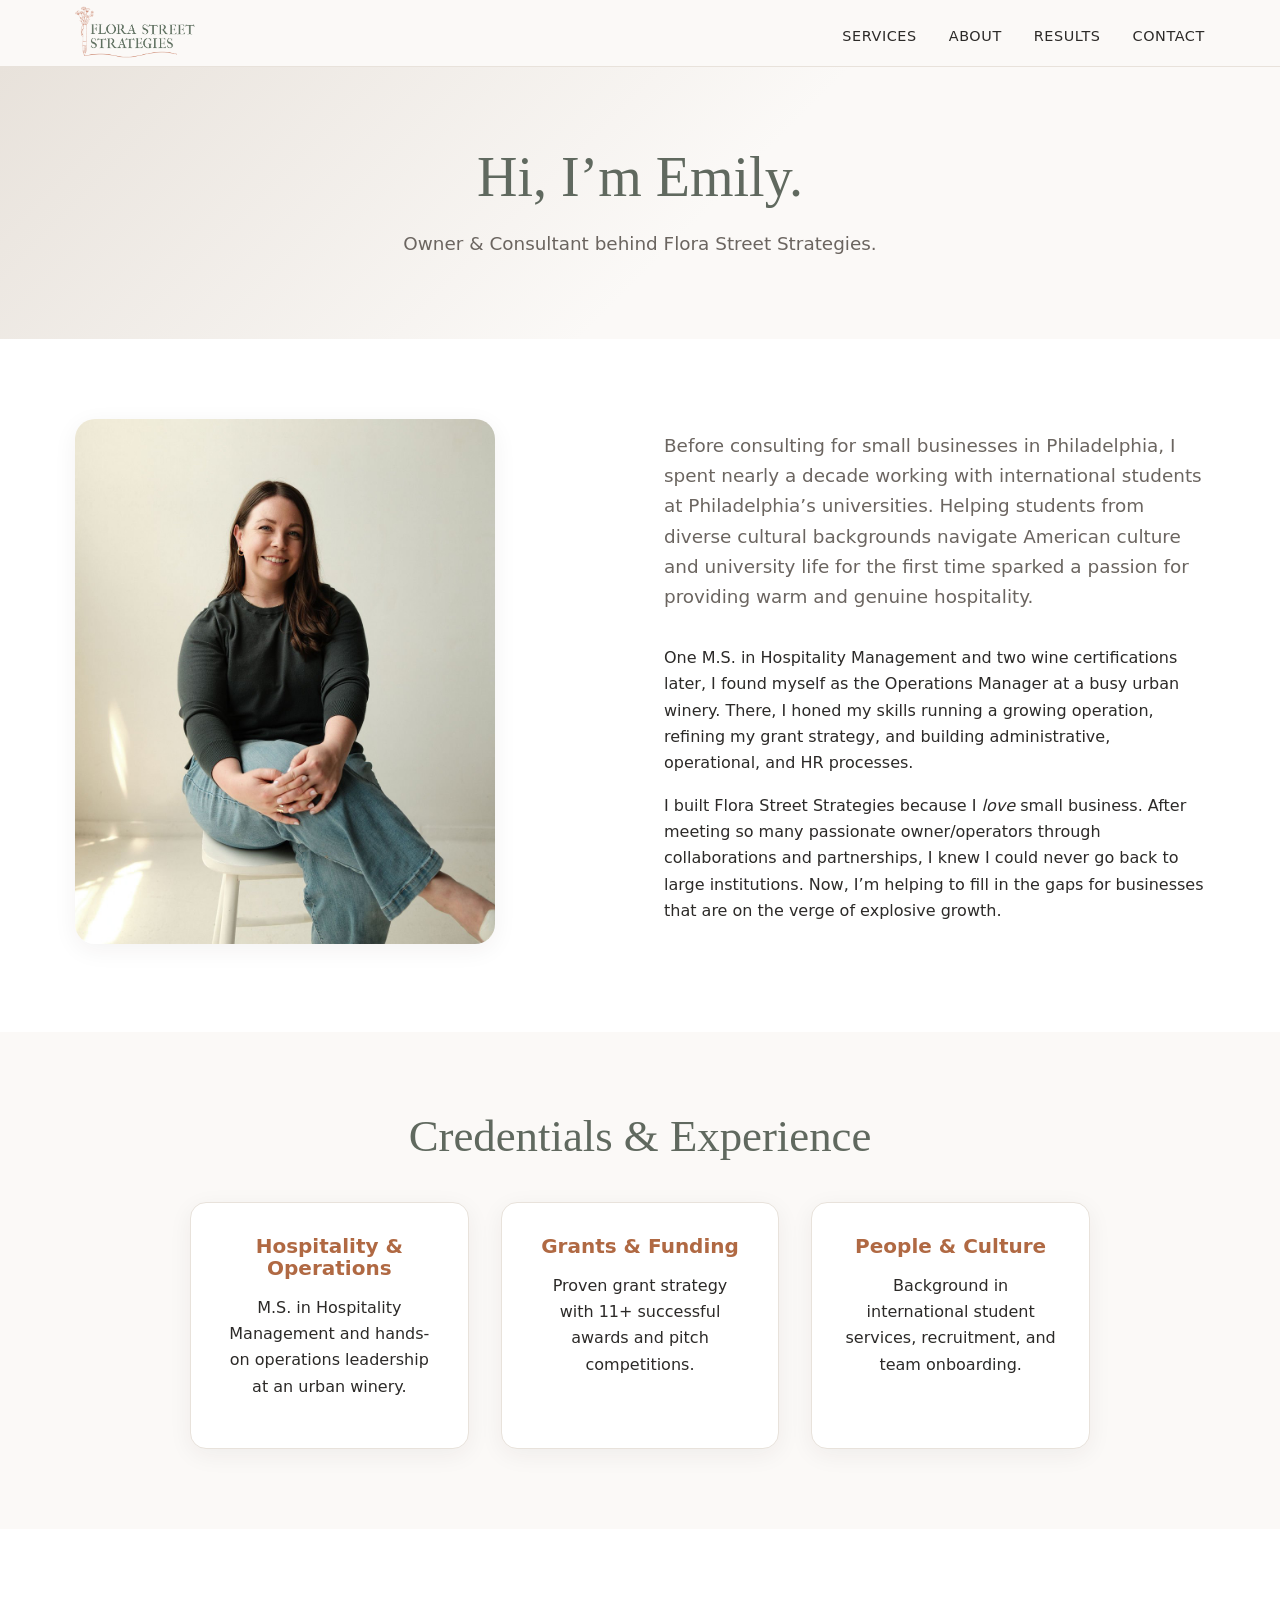
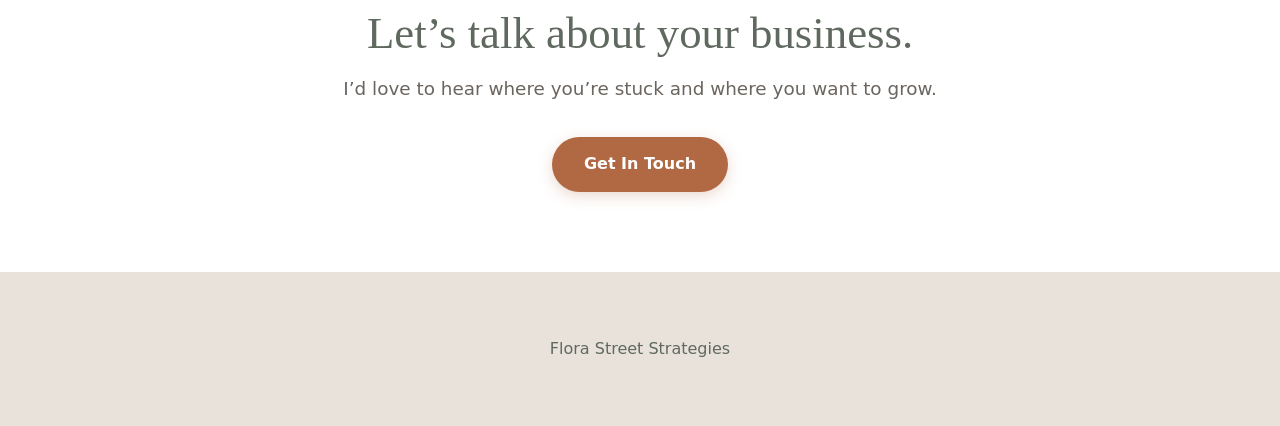
<file: site/option1/about/index.html>
<!doctype html>
<html lang="en">
<head>
  <meta charset="utf-8" />
  <meta name="viewport" content="width=device-width, initial-scale=1" />
  <meta name="theme-color" content="#fbf9f7" />
  <meta name="description" content="Meet Emily Nordeman, the Philadelphia small business strategist behind Flora Street Strategies." />
  <meta name="robots" content="noindex, nofollow, noarchive" />
  <meta property="og:title" content="About — Flora Street Strategies" />
  <meta property="og:description" content="Meet Emily Nordeman, the Philadelphia small business strategist behind Flora Street Strategies." />
  <meta property="og:type" content="article" />
  <meta property="og:url" content="https://toddl.es/florastreetstrategies/option1/about/" />
  <meta property="og:image" content="https://toddl.es/florastreetstrategies/option1/images/emily.jpg" />
  <meta name="twitter:card" content="summary_large_image" />
  <title>About — Flora Street Strategies</title>
  <link rel="canonical" href="https://toddl.es/florastreetstrategies/option1/about/" />
  <link rel="icon" type="image/png" href="../images/emblem.png" />
  <link rel="stylesheet" href="../css/style.css?v=11" />
  <script type="application/ld+json">{
  "@context": "https://schema.org",
  "@type": "WebPage",
  "name": "About — Flora Street Strategies",
  "description": "Meet Emily Nordeman, the Philadelphia small business strategist behind Flora Street Strategies.",
  "url": "https://toddl.es/florastreetstrategies/option1/about/"
}</script>
</head>
<body>
  <a class="skip-link" href="#main">Skip to content</a>
  <header>
    <div class="container">
      <a class="logo" href="/florastreetstrategies/option1/"><img src="../images/logo.png" alt="Flora Street Strategies" /></a>
      <nav>
        <ul>
          <li><a href="../services/">Services</a></li>
          <li><a href="./" aria-current="page">About</a></li>
          <li><a href="../testimonials/">Results</a></li>
          <li><a href="../contact/">Contact</a></li>
        </ul>
      </nav>
    <button class="nav-toggle" aria-label="Open menu" aria-expanded="false" aria-controls="nav-overlay"><span class="hamburger-icon">&#9776;</span></button></div>
  <div class="nav-overlay" id="nav-overlay">
      <button class="nav-close" aria-label="Close menu" aria-expanded="false" aria-controls="nav-overlay"><span class="close-icon">&times;</span></button>
      <ul>
        <li><a href="/florastreetstrategies/option1/">Home</a></li>
        <li><a href="../services/">Services</a></li>
        <li><a href="./" aria-current="page">About</a></li>
        <li><a href="../testimonials/">Results</a></li>
        <li><a href="../contact/">Contact</a></li>
      </ul>
    </div></header>

  <main id="main">
    <section class="page-hero">
      <div class="container">
        <h1>Hi, I’m Emily.</h1>
        <p>Owner &amp; Consultant behind Flora Street Strategies.</p>
      </div>
    </section>

    <section class="alt">
      <div class="container two-col">
        <div>
          <img src="../images/emily.jpg" alt="Emily Nordeman" />
        </div>
        <div>
          <p class="lead">Before consulting for small businesses in Philadelphia, I spent nearly a decade working with international students at Philadelphia’s universities. Helping students from diverse cultural backgrounds navigate American culture and university life for the first time sparked a passion for providing warm and genuine hospitality.</p>
          <p>One M.S. in Hospitality Management and two wine certifications later, I found myself as the Operations Manager at a busy urban winery. There, I honed my skills running a growing operation, refining my grant strategy, and building administrative, operational, and HR processes.</p>
          <p>I built Flora Street Strategies because I <em>love</em> small business. After meeting so many passionate owner/operators through collaborations and partnerships, I knew I could never go back to large institutions. Now, I’m helping to fill in the gaps for businesses that are on the verge of explosive growth.</p>
        </div>
      </div>
    </section>

    <section class="center">
      <div class="container">
        <h2>Credentials &amp; Experience</h2>
        <div class="grid" style="max-width: 900px; margin: 2.5rem auto 0;">
          <div class="card">
            <h3>Hospitality &amp; Operations</h3>
            <p>M.S. in Hospitality Management and hands-on operations leadership at an urban winery.</p>
          </div>
          <div class="card">
            <h3>Grants &amp; Funding</h3>
            <p>Proven grant strategy with 11+ successful awards and pitch competitions.</p>
          </div>
          <div class="card">
            <h3>People &amp; Culture</h3>
            <p>Background in international student services, recruitment, and team onboarding.</p>
          </div>
        </div>
      </div>
    </section>

    <section class="alt center">
      <div class="container">
        <h2>Let’s talk about your business.</h2>
        <p class="lead">I’d love to hear where you’re stuck and where you want to grow.</p>
        <a class="btn btn-primary" href="../contact/">Get In Touch</a>
      </div>
    </section>
  </main>

  <footer>
    <div class="container">
      <p><a href="/florastreetstrategies/option1/">Flora Street Strategies</a></p>
    </div>
  </footer>
<script src="../js/main.js?v=2"></script>
</body>
</html>
</file>
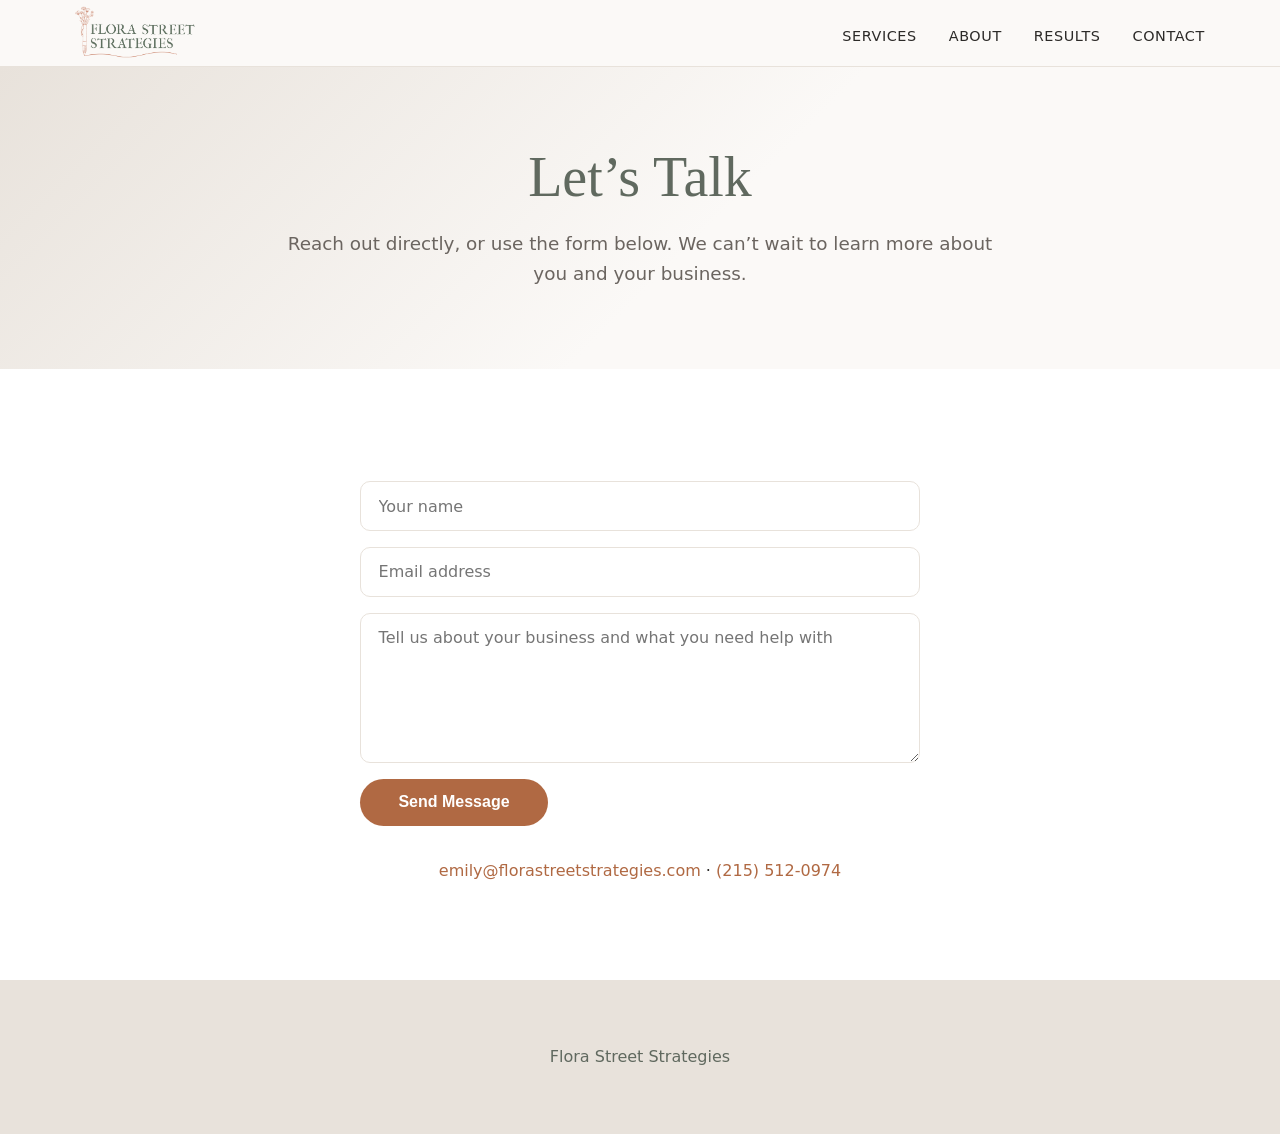
<file: site/option1/contact/index.html>
<!doctype html>
<html lang="en">
<head>
  <meta charset="utf-8" />
  <meta name="viewport" content="width=device-width, initial-scale=1" />
  <meta name="theme-color" content="#fbf9f7" />
  <meta name="description" content="Get in touch with Flora Street Strategies for grant writing, business strategy, and small business support in Philadelphia." />
  <meta name="robots" content="noindex, nofollow, noarchive" />
  <meta property="og:title" content="Contact — Flora Street Strategies" />
  <meta property="og:description" content="Get in touch with Flora Street Strategies for grant writing, business strategy, and small business support in Philadelphia." />
  <meta property="og:type" content="article" />
  <meta property="og:url" content="https://toddl.es/florastreetstrategies/option1/contact/" />
  <meta property="og:image" content="https://toddl.es/florastreetstrategies/option1/images/emily.jpg" />
  <meta name="twitter:card" content="summary_large_image" />
  <title>Contact — Flora Street Strategies</title>
  <link rel="canonical" href="https://toddl.es/florastreetstrategies/option1/contact/" />
  <link rel="icon" type="image/png" href="../images/emblem.png" />
  <link rel="stylesheet" href="../css/style.css?v=11" />
  <script type="application/ld+json">{
  "@context": "https://schema.org",
  "@type": "ContactPage",
  "name": "Contact — Flora Street Strategies",
  "description": "Get in touch with Flora Street Strategies for grant writing, business strategy, and small business support in Philadelphia.",
  "url": "https://toddl.es/florastreetstrategies/option1/contact/"
}</script>
</head>
<body>
  <a class="skip-link" href="#main">Skip to content</a>
  <header>
    <div class="container">
      <a class="logo" href="/florastreetstrategies/option1/"><img src="../images/logo.png" alt="Flora Street Strategies" /></a>
      <nav>
        <ul>
          <li><a href="../services/">Services</a></li>
          <li><a href="../about/">About</a></li>
          <li><a href="../testimonials/">Results</a></li>
          <li><a href="./" aria-current="page">Contact</a></li>
        </ul>
      </nav>
    <button class="nav-toggle" aria-label="Open menu" aria-expanded="false" aria-controls="nav-overlay"><span class="hamburger-icon">&#9776;</span></button></div>
  <div class="nav-overlay" id="nav-overlay">
      <button class="nav-close" aria-label="Close menu" aria-expanded="false" aria-controls="nav-overlay"><span class="close-icon">&times;</span></button>
      <ul>
        <li><a href="/florastreetstrategies/option1/">Home</a></li>
        <li><a href="../services/">Services</a></li>
        <li><a href="../about/">About</a></li>
        <li><a href="../testimonials/">Results</a></li>
        <li><a href="./" aria-current="page">Contact</a></li>
      </ul>
    </div></header>

  <main id="main">
    <section class="page-hero">
      <div class="container">
        <h1>Let’s Talk</h1>
        <p>Reach out directly, or use the form below. We can’t wait to learn more about you and your business.</p>
      </div>
    </section>

    <section class="alt">
      <div class="container">
        <form action="mailto:emily@florastreetstrategies.com" method="post" enctype="text/plain" aria-label="Contact Flora Street Strategies">
          <label class="visually-hidden" for="contact-name">Your name</label>
          <input type="text" id="contact-name" name="name" placeholder="Your name" required aria-required="true" />
          <label class="visually-hidden" for="contact-email">Email address</label>
          <input type="email" id="contact-email" name="email" placeholder="Email address" required aria-required="true" />
          <label class="visually-hidden" for="contact-message">Tell us about your business and what you need help with</label>
          <textarea id="contact-message" name="message" placeholder="Tell us about your business and what you need help with" required aria-required="true"></textarea>
          <button type="submit">Send Message</button>
        </form>
        <p class="center" style="margin-top:2rem;">
          <a href="mailto:emily@florastreetstrategies.com">emily@florastreetstrategies.com</a> ·
          <a href="tel:2155120974">(215) 512-0974</a>
        </p>
      </div>
    </section>
  </main>

  <footer>
    <div class="container">
      <p><a href="/florastreetstrategies/option1/">Flora Street Strategies</a></p>
    </div>
  </footer>
<script src="../js/main.js?v=2"></script>
</body>
</html>
</file>
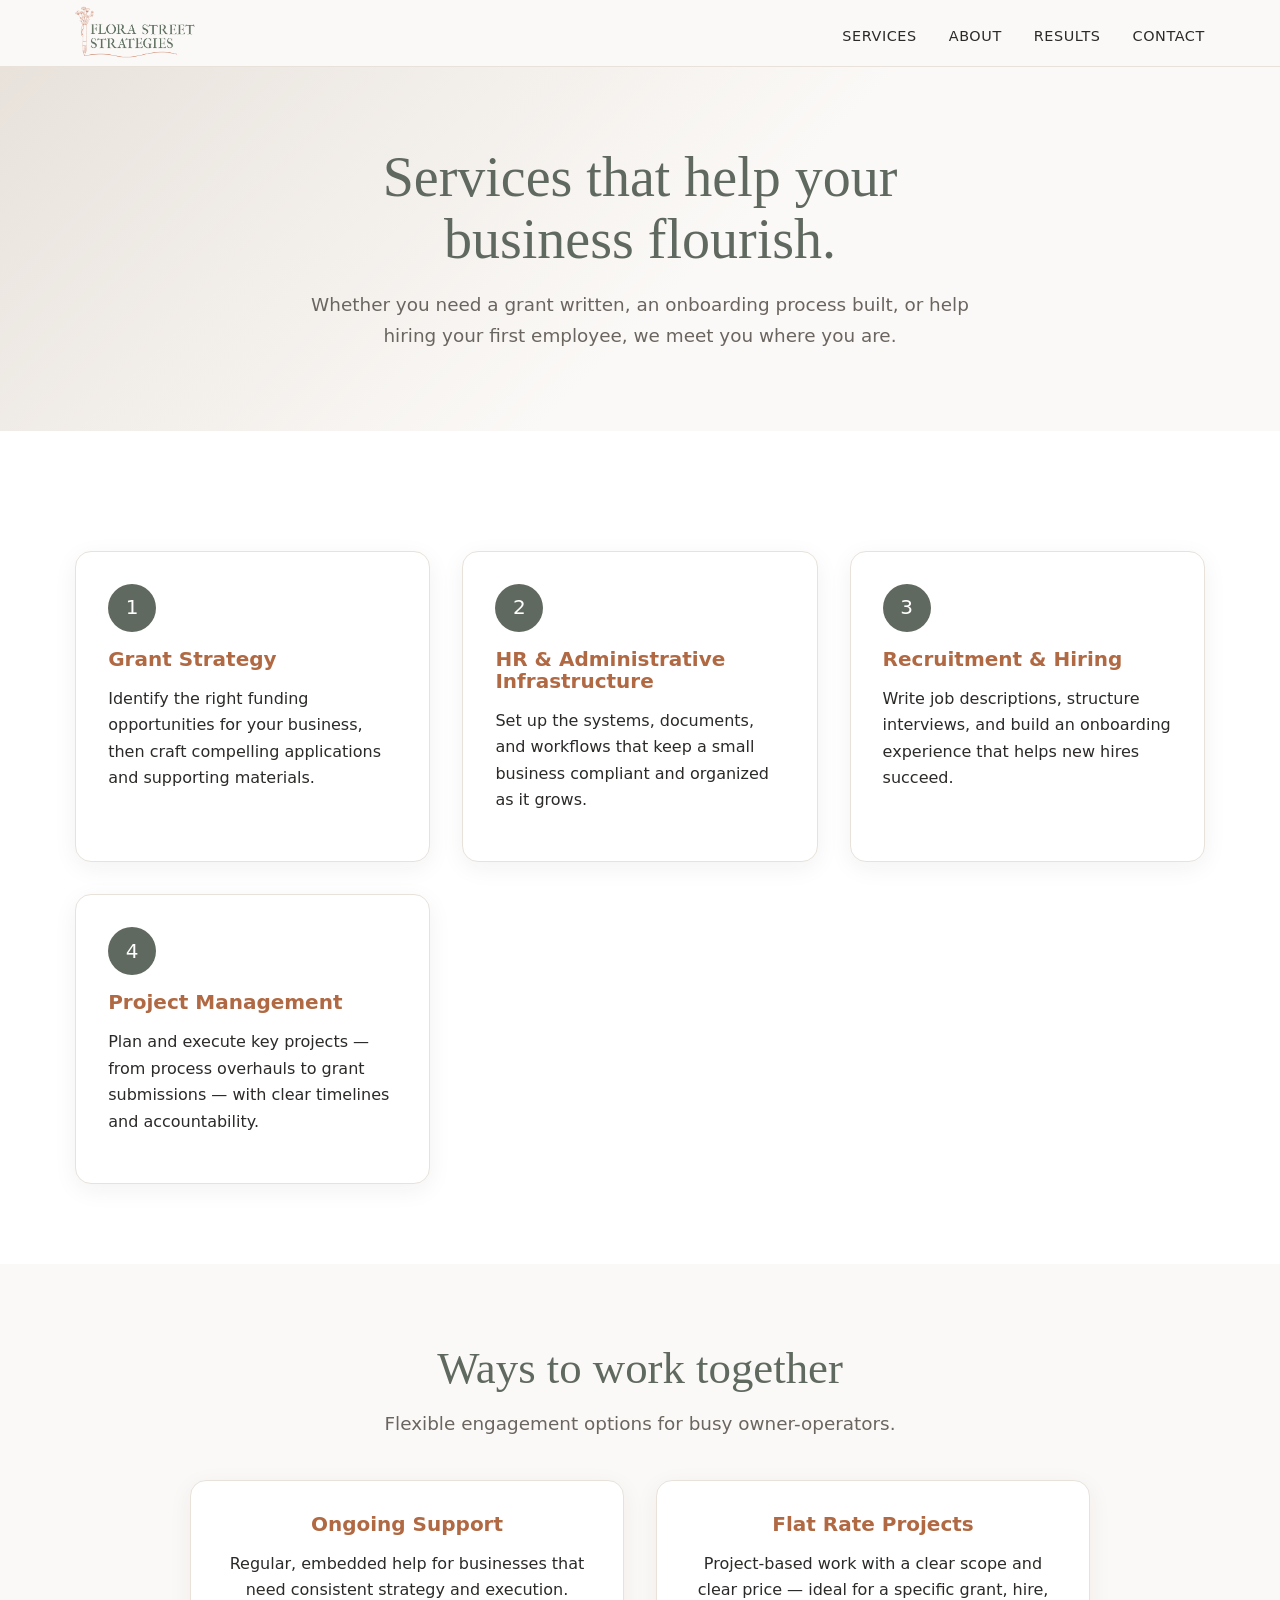
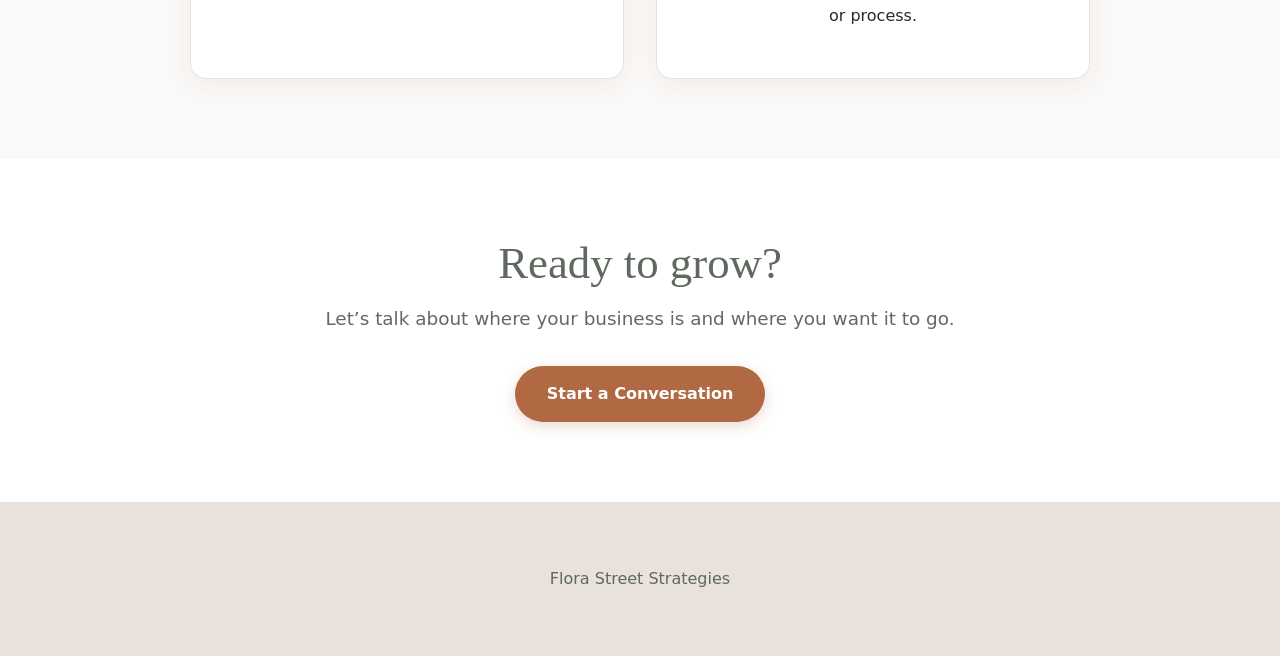
<file: site/option1/services/index.html>
<!doctype html>
<html lang="en">
<head>
  <meta charset="utf-8" />
  <meta name="viewport" content="width=device-width, initial-scale=1" />
  <meta name="theme-color" content="#fbf9f7" />
  <meta name="description" content="Grant strategy, HR infrastructure, recruitment, and project management services for small businesses in Philadelphia." />
  <meta name="robots" content="noindex, nofollow, noarchive" />
  <meta property="og:title" content="Services — Flora Street Strategies" />
  <meta property="og:description" content="Grant strategy, HR infrastructure, recruitment, and project management services for small businesses in Philadelphia." />
  <meta property="og:type" content="article" />
  <meta property="og:url" content="https://toddl.es/florastreetstrategies/option1/services/" />
  <meta property="og:image" content="https://toddl.es/florastreetstrategies/option1/images/emily.jpg" />
  <meta name="twitter:card" content="summary_large_image" />
  <title>Services — Flora Street Strategies</title>
  <link rel="canonical" href="https://toddl.es/florastreetstrategies/option1/services/" />
  <link rel="icon" type="image/png" href="../images/emblem.png" />
  <link rel="stylesheet" href="../css/style.css?v=11" />
  <script type="application/ld+json">{
  "@context": "https://schema.org",
  "@type": "WebPage",
  "name": "Services — Flora Street Strategies",
  "description": "Grant strategy, HR infrastructure, recruitment, and project management services for small businesses in Philadelphia.",
  "url": "https://toddl.es/florastreetstrategies/option1/services/"
}</script>
</head>
<body>
  <a class="skip-link" href="#main">Skip to content</a>
  <header>
    <div class="container">
      <a class="logo" href="/florastreetstrategies/option1/"><img src="../images/logo.png" alt="Flora Street Strategies" /></a>
      <nav>
        <ul>
          <li><a href="./" aria-current="page">Services</a></li>
          <li><a href="../about/">About</a></li>
          <li><a href="../testimonials/">Results</a></li>
          <li><a href="../contact/">Contact</a></li>
        </ul>
      </nav>
    <button class="nav-toggle" aria-label="Open menu" aria-expanded="false" aria-controls="nav-overlay"><span class="hamburger-icon">&#9776;</span></button></div>
  <div class="nav-overlay" id="nav-overlay">
      <button class="nav-close" aria-label="Close menu" aria-expanded="false" aria-controls="nav-overlay"><span class="close-icon">&times;</span></button>
      <ul>
        <li><a href="/florastreetstrategies/option1/">Home</a></li>
        <li><a href="./" aria-current="page">Services</a></li>
        <li><a href="../about/">About</a></li>
        <li><a href="../testimonials/">Results</a></li>
        <li><a href="../contact/">Contact</a></li>
      </ul>
    </div></header>

  <main id="main">
    <section class="page-hero">
      <div class="container">
        <h1>Services that help your business flourish.</h1>
        <p>Whether you need a grant written, an onboarding process built, or help hiring your first employee, we meet you where you are.</p>
      </div>
    </section>

    <section class="alt">
      <div class="container">
        <div class="grid">
          <div class="card">
            <div class="card-icon">1</div>
            <h3>Grant Strategy</h3>
            <p>Identify the right funding opportunities for your business, then craft compelling applications and supporting materials.</p>
          </div>
          <div class="card">
            <div class="card-icon">2</div>
            <h3>HR &amp; Administrative Infrastructure</h3>
            <p>Set up the systems, documents, and workflows that keep a small business compliant and organized as it grows.</p>
          </div>
          <div class="card">
            <div class="card-icon">3</div>
            <h3>Recruitment &amp; Hiring</h3>
            <p>Write job descriptions, structure interviews, and build an onboarding experience that helps new hires succeed.</p>
          </div>
          <div class="card">
            <div class="card-icon">4</div>
            <h3>Project Management</h3>
            <p>Plan and execute key projects — from process overhauls to grant submissions — with clear timelines and accountability.</p>
          </div>
        </div>
      </div>
    </section>

    <section class="center">
      <div class="container">
        <h2>Ways to work together</h2>
        <p class="lead">Flexible engagement options for busy owner-operators.</p>
        <div class="grid" style="max-width: 900px; margin: 2.5rem auto 0;">
          <div class="card">
            <h3>Ongoing Support</h3>
            <p>Regular, embedded help for businesses that need consistent strategy and execution.</p>
          </div>
          <div class="card">
            <h3>Flat Rate Projects</h3>
            <p>Project-based work with a clear scope and clear price — ideal for a specific grant, hire, or process.</p>
          </div>
        </div>
      </div>
    </section>

    <section class="alt center">
      <div class="container">
        <h2>Ready to grow?</h2>
        <p class="lead">Let’s talk about where your business is and where you want it to go.</p>
        <a class="btn btn-primary" href="../contact/">Start a Conversation</a>
      </div>
    </section>
  </main>

  <footer>
    <div class="container">
      <p><a href="/florastreetstrategies/option1/">Flora Street Strategies</a></p>
    </div>
  </footer>
<script src="../js/main.js?v=2"></script>
</body>
</html>
</file>
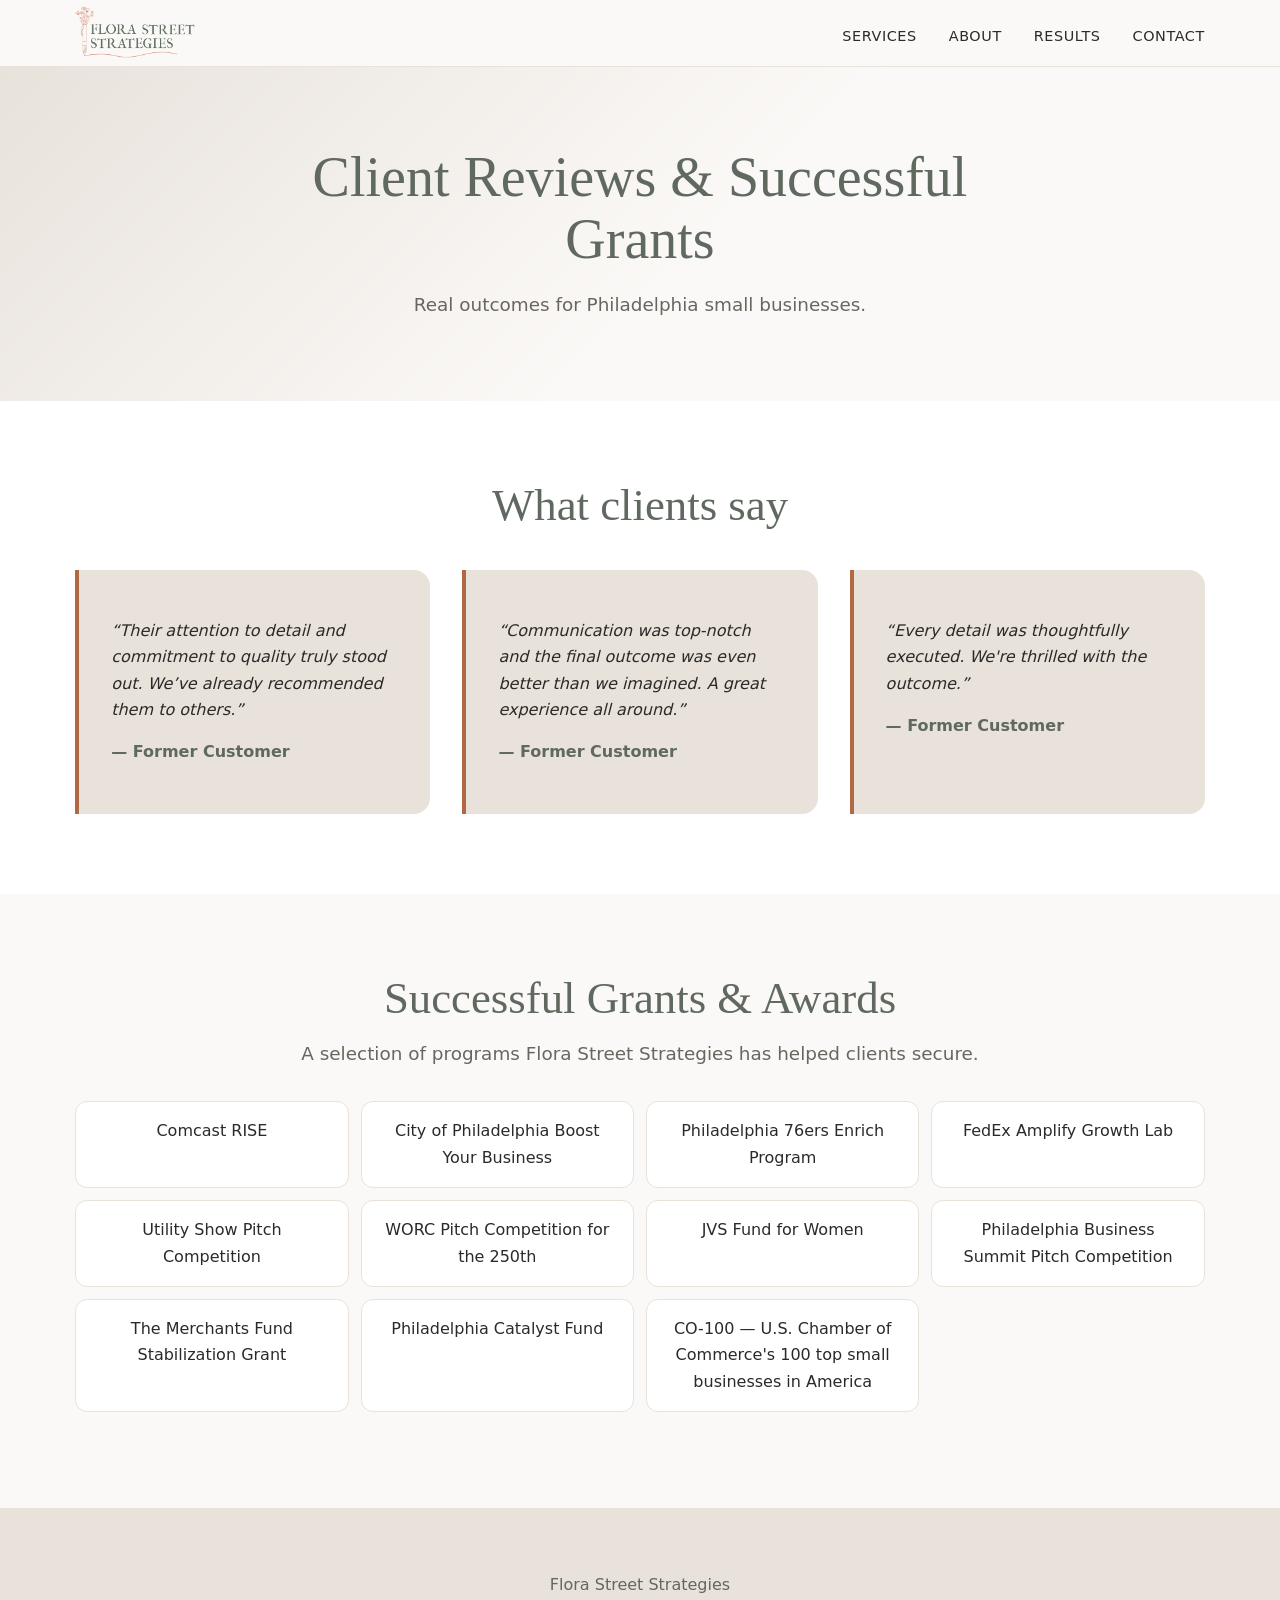
<file: site/option1/testimonials/index.html>
<!doctype html>
<html lang="en">
<head>
  <meta charset="utf-8" />
  <meta name="viewport" content="width=device-width, initial-scale=1" />
  <meta name="theme-color" content="#fbf9f7" />
  <meta name="description" content="Grants won and successful projects for Philadelphia small businesses by Flora Street Strategies." />
  <meta name="robots" content="noindex, nofollow, noarchive" />
  <meta property="og:title" content="Results — Flora Street Strategies" />
  <meta property="og:description" content="Grants won and successful projects for Philadelphia small businesses by Flora Street Strategies." />
  <meta property="og:type" content="article" />
  <meta property="og:url" content="https://toddl.es/florastreetstrategies/option1/testimonials/" />
  <meta property="og:image" content="https://toddl.es/florastreetstrategies/option1/images/emily.jpg" />
  <meta name="twitter:card" content="summary_large_image" />
  <title>Results — Flora Street Strategies</title>
  <link rel="canonical" href="https://toddl.es/florastreetstrategies/option1/testimonials/" />
  <link rel="icon" type="image/png" href="../images/emblem.png" />
  <link rel="stylesheet" href="../css/style.css?v=11" />
  <script type="application/ld+json">{
  "@context": "https://schema.org",
  "@type": "WebPage",
  "name": "Results — Flora Street Strategies",
  "description": "Grants won and successful projects for Philadelphia small businesses by Flora Street Strategies.",
  "url": "https://toddl.es/florastreetstrategies/option1/testimonials/"
}</script>
</head>
<body>
  <a class="skip-link" href="#main">Skip to content</a>
  <header>
    <div class="container">
      <a class="logo" href="/florastreetstrategies/option1/"><img src="../images/logo.png" alt="Flora Street Strategies" /></a>
      <nav>
        <ul>
          <li><a href="../services/">Services</a></li>
          <li><a href="../about/">About</a></li>
          <li><a href="./" aria-current="page">Results</a></li>
          <li><a href="../contact/">Contact</a></li>
        </ul>
      </nav>
    <button class="nav-toggle" aria-label="Open menu" aria-expanded="false" aria-controls="nav-overlay"><span class="hamburger-icon">&#9776;</span></button></div>
  <div class="nav-overlay" id="nav-overlay">
      <button class="nav-close" aria-label="Close menu" aria-expanded="false" aria-controls="nav-overlay"><span class="close-icon">&times;</span></button>
      <ul>
        <li><a href="/florastreetstrategies/option1/">Home</a></li>
        <li><a href="../services/">Services</a></li>
        <li><a href="../about/">About</a></li>
        <li><a href="./" aria-current="page">Results</a></li>
        <li><a href="../contact/">Contact</a></li>
      </ul>
    </div></header>

  <main id="main">
    <section class="page-hero">
      <div class="container">
        <h1>Client Reviews &amp; Successful Grants</h1>
        <p>Real outcomes for Philadelphia small businesses.</p>
      </div>
    </section>

    <section class="alt">
      <div class="container">
        <h2 class="center">What clients say</h2>
        <div class="grid">
          <div class="quote">
            <p>“Their attention to detail and commitment to quality truly stood out. We’ve already recommended them to others.”</p>
            <p><strong>— Former Customer</strong></p>
          </div>
          <div class="quote">
            <p>“Communication was top-notch and the final outcome was even better than we imagined. A great experience all around.”</p>
            <p><strong>— Former Customer</strong></p>
          </div>
          <div class="quote">
            <p>“Every detail was thoughtfully executed. We're thrilled with the outcome.”</p>
            <p><strong>— Former Customer</strong></p>
          </div>
        </div>
      </div>
    </section>

    <section class="center">
      <div class="container">
        <h2>Successful Grants &amp; Awards</h2>
        <p class="lead">A selection of programs Flora Street Strategies has helped clients secure.</p>
        <ul class="grant-list">
          <li>Comcast RISE</li>
          <li>City of Philadelphia Boost Your Business</li>
          <li>Philadelphia 76ers Enrich Program</li>
          <li>FedEx Amplify Growth Lab</li>
          <li>Utility Show Pitch Competition</li>
          <li>WORC Pitch Competition for the 250th</li>
          <li>JVS Fund for Women</li>
          <li>Philadelphia Business Summit Pitch Competition</li>
          <li>The Merchants Fund Stabilization Grant</li>
          <li>Philadelphia Catalyst Fund</li>
          <li>CO-100 — U.S. Chamber of Commerce's 100 top small businesses in America</li>
        </ul>
      </div>
    </section>
  </main>

  <footer>
    <div class="container">
      <p><a href="/florastreetstrategies/option1/">Flora Street Strategies</a></p>
    </div>
  </footer>
<script src="../js/main.js?v=2"></script>
</body>
</html>
</file>
<file: site/option1/css/style.css>
:root {
  --cream: #fbf9f7;
  --surface: #ffffff;
  --warm-beige: #e8e2db;
  --terracotta: #b06943;
  --terracotta-dark: #8f4f2f;
  --sage: #60695f;
  --warm-brown: #a87c5d;
  --text: #2c2a28;
  --muted: #6b6560;
  --shadow: 0 6px 24px rgba(44, 42, 40, .06);
}

* { box-sizing: border-box; }
html { scroll-behavior: smooth; }

.skip-link {
  position: absolute;
  top: -100%;
  left: 50%;
  transform: translateX(-50%);
  background: var(--sage);
  color: var(--cream);
  padding: .75rem 1.5rem;
  border-radius: 0 0 10px 10px;
  z-index: 200;
  text-decoration: none;
  font-weight: 600;
}
.skip-link:focus { top: 0; outline: none; }

.visually-hidden {
  position: absolute;
  width: 1px;
  height: 1px;
  padding: 0;
  margin: -1px;
  overflow: hidden;
  clip: rect(0, 0, 0, 0);
  white-space: nowrap;
  border: 0;
}

:focus-visible {
  outline: 3px solid var(--terracotta);
  outline-offset: 2px;
}

@media (prefers-reduced-motion: reduce) {
  *, *::before, *::after {
    animation-duration: 0.01ms !important;
    animation-iteration-count: 1 !important;
    transition-duration: 0.01ms !important;
    scroll-behavior: auto !important;
  }
}
body {
  margin: 0;
  font-family: system-ui, -apple-system, BlinkMacSystemFont, "Segoe UI", Roboto, sans-serif;
  background: var(--cream);
  color: var(--text);
  line-height: 1.65;
}

h1, h2, h3 {
  font-family: Georgia, "Times New Roman", serif;
  font-weight: 400;
  line-height: 1.1;
  margin: 0 0 1rem;
}
h1 { font-size: clamp(2.6rem, 6vw, 4.5rem); }
h2 { font-size: clamp(1.8rem, 4vw, 2.8rem); color: var(--sage); }
h3 { font-family: system-ui, sans-serif; font-size: 1.25rem; font-weight: 600; color: var(--terracotta); }

a { color: var(--terracotta); text-decoration: none; }
a:hover { text-decoration: underline; }

.container {
  width: min(92vw, 1200px);
  margin: 0 auto;
  padding: 0 1.5rem;
}

/* Header */
header {
  position: sticky;
  top: 0;
  z-index: 50;
  background: rgba(251, 249, 247, .92);
  backdrop-filter: blur(8px);
  border-bottom: 1px solid var(--warm-beige);
}
header .container {
  display: flex;
  align-items: center;
  justify-content: space-between;
  padding-top: 0.35rem;
  padding-bottom: 0rem;
  gap: 1rem;
}
.logo img { height: 52px; width: auto; }
nav ul {
  list-style: none;
  margin: 0;
  padding: 0;
  display: flex;
  gap: 2rem;
  flex-wrap: wrap;
}
nav a {
  font-size: .9rem;
  font-weight: 500;
  color: var(--text);
  text-transform: uppercase;
  letter-spacing: .04em;
}
nav a:hover { color: var(--terracotta); text-decoration: none; }

/* Mobile menu */
.nav-toggle,
.nav-close {
  display: none;
  background: var(--sage);
  color: #fff;
  border: none;
  cursor: pointer;
  border-radius: 10px;
  width: 44px;
  height: 44px;
  font-size: 1.5rem;
  line-height: 1;
  display: grid;
  place-items: center;
  padding: 0;
}
.nav-toggle { display: none; opacity: .8; transition: opacity .2s ease; }
.nav-toggle[aria-expanded="true"] { opacity: 1; }
.hamburger-icon { display: block; transform: translateY(-1px); }
.nav-overlay {
  display: none;
  position: fixed;
  inset: 0;
  width: 100%;
  min-height: 100vh;
  background: rgba(96, 105, 95, .8);
  backdrop-filter: blur(8px);
  z-index: 100;
  padding: 1.5rem;
  flex-direction: column;
  justify-content: center;
  align-items: center;
  text-align: center;
}
.nav-overlay.open {
  display: flex;
}
.nav-overlay .nav-close {
  position: absolute;
  top: 1.25rem;
  right: 1.25rem;
  display: grid;
  background: var(--cream);
  color: var(--sage);
}
.nav-overlay ul {
  list-style: none;
  margin: 0;
  padding: 0;
  display: flex;
  flex-direction: column;
  gap: 2rem;
}
.nav-overlay a {
  font-family: Georgia, "Times New Roman", serif;
  font-size: clamp(1.8rem, 8vw, 3rem);
  color: var(--cream);
  text-transform: none;
  letter-spacing: 0;
  font-weight: 400;
}
.nav-overlay a:hover { color: var(--terracotta); text-decoration: none; }
body.nav-open { overflow: hidden; }

@media (max-width: 700px) {
  header .container { min-height: 88px; }
  header nav { display: none; }
  body.nav-open header { z-index: 101; background: transparent; border-bottom-color: transparent; backdrop-filter: none; }
  .nav-toggle { position: relative; z-index: 101; display: grid; flex: 0 0 44px; }
  .nav-overlay .nav-close { display: none; }
  .logo img { display: block; width: min(48vw, 210px); height: 64px; object-fit: contain; object-position: left center; }
}

/* Buttons */
.btn {
  display: inline-flex;
  align-items: center;
  gap: .5rem;
  padding: .9rem 2rem;
  border-radius: 999px;
  font-weight: 600;
  text-decoration: none;
  transition: transform .15s ease, background .15s ease, box-shadow .15s ease;
}
.btn:hover { transform: translateY(-2px); text-decoration: none; }
.btn-primary { background: var(--terracotta); color: #fff; box-shadow: 0 4px 14px rgba(176, 105, 67, .25); }
.btn-primary:hover { background: var(--terracotta-dark); }
.btn-secondary { background: transparent; color: var(--sage); border: 2px solid var(--sage); }
.btn-secondary:hover { background: var(--sage); color: #fff; }

/* Hero */
.hero {
  padding: 5rem 0;
  background: linear-gradient(135deg, var(--warm-beige) 0%, var(--cream) 55%);
}
.hero .container {
  display: grid;
  grid-template-columns: 1.1fr .9fr;
  gap: 3rem;
  align-items: center;
}
@media (max-width: 900px) { .hero .container { grid-template-columns: 1fr; } }
.hero h1 { color: var(--sage); }
.hero p {
  font-size: 1.15rem;
  color: var(--muted);
  max-width: 540px;
  margin: 0 0 2rem;
}
.hero-actions { display: flex; gap: 1rem; flex-wrap: wrap; }
.hero-media {
  position: relative;
  display: grid;
  place-items: center;
  min-height: 0;
}
.hero-media img {
  width: min(100%, 420px);
  border-radius: 20px;
  box-shadow: var(--shadow);
  object-fit: cover;
}
.hero-emblem {
  position: absolute;
  bottom: -30px;
  right: -20px;
  width: 140px;
  opacity: .25;
  pointer-events: none;
}

/* Page hero (inner pages) */
.page-hero {
  padding: 5rem 0;
  background: linear-gradient(135deg, var(--warm-beige) 0%, var(--cream) 55%);
  text-align: center;
}
.page-hero .container {
  display: block;
  max-width: 760px;
}
.page-hero h1 {
  color: var(--sage);
  font-size: clamp(2rem, 5vw, 3.5rem);
  margin-bottom: 1.25rem;
}
.page-hero p {
  font-size: 1.15rem;
  color: var(--muted);
  margin: 0 auto;
}

/* Sections */
section { padding: 5rem 0; }
section.alt { background: var(--surface); }
.center { text-align: center; }
.lead {
  font-size: 1.15rem;
  color: var(--muted);
  max-width: 680px;
  margin: 0 auto 2rem;
}

/* Cards */
.grid {
  display: grid;
  gap: 2rem;
  grid-template-columns: repeat(auto-fit, minmax(260px, 1fr));
  margin-top: 2.5rem;
}
.card {
  background: var(--surface);
  border: 1px solid var(--warm-beige);
  border-radius: 16px;
  padding: 2rem;
  box-shadow: var(--shadow);
  transition: transform .15s ease, box-shadow .15s ease;
}
.card:hover { transform: translateY(-4px); box-shadow: 0 12px 32px rgba(44, 42, 40, .1); }
.card-icon {
  width: 48px;
  height: 48px;
  border-radius: 50%;
  background: var(--sage);
  color: #fff;
  display: grid;
  place-items: center;
  margin-bottom: 1rem;
  font-size: 1.25rem;
}

/* Two column */
.two-col {
  display: grid;
  grid-template-columns: 1fr 1fr;
  gap: 3rem;
  align-items: center;
}
@media (max-width: 900px) { .two-col { grid-template-columns: 1fr; } }
.two-col img {
  width: 100%;
  max-width: 420px;
  border-radius: 20px;
  box-shadow: var(--shadow);
}

/* Quote */
.quote {
  background: var(--warm-beige);
  border-left: 4px solid var(--terracotta);
  border-radius: 0 16px 16px 0;
  padding: 2rem;
  font-style: italic;
}
.quote strong { font-style: normal; color: var(--sage); }

/* Grant list */
.grant-list {
  list-style: none;
  padding: 0;
  display: grid;
  gap: .75rem;
  grid-template-columns: repeat(auto-fit, minmax(260px, 1fr));
  margin-top: 2rem;
}
.grant-list li {
  background: var(--surface);
  border: 1px solid var(--warm-beige);
  border-radius: 12px;
  padding: 1rem 1.25rem;
  font-weight: 500;
  color: var(--text);
}

/* Stats banner */
.stat {
  font-family: Georgia, serif;
  font-size: clamp(3rem, 8vw, 5.5rem);
  color: var(--terracotta);
  line-height: 1;
  margin-bottom: .5rem;
}

/* Form */
form {
  max-width: 560px;
  margin: 2rem auto 0;
  display: grid;
  gap: 1rem;
}
input, textarea {
  width: 100%;
  padding: .9rem 1.1rem;
  border: 1px solid var(--warm-beige);
  border-radius: 10px;
  font-family: inherit;
  font-size: 1rem;
  background: var(--surface);
}
textarea { min-height: 150px; resize: vertical; }
button[type="submit"] {
  justify-self: start;
  padding: .9rem 2.4rem;
  background: var(--terracotta);
  color: #fff;
  border: none;
  border-radius: 999px;
  font-size: 1rem;
  font-weight: 600;
  cursor: pointer;
}
button[type="submit"]:hover { background: var(--terracotta-dark); }

/* Footer */
footer {
  padding: 3rem 0;
  background: var(--warm-beige);
  text-align: center;
  color: var(--muted);
}
footer a { color: var(--sage); }

/* Utility */
.tag {
  display: inline-block;
  text-transform: uppercase;
  letter-spacing: .08em;
  font-size: .8rem;
  font-weight: 600;
  color: var(--terracotta);
  margin-bottom: .75rem;
}
</file>
<file: site/option2/styles.css>
@import url('https://fonts.googleapis.com/css2?family=DM+Sans:wght@400;500;600;700&family=Instrument+Serif:ital@0;1&display=swap');

:root {
  --ink: #405a43;
  --ink-2: #526d56;
  --paper: #f6f0e8;
  --cream: #fffaf2;
  --lime: #dfe68f;
  --coral: #9f422f;
  --blue: #a9c7bd;
  --yellow: #eacb72;
  --white: #fffdf8;
  --line: 2px solid var(--ink);
  --shadow: 8px 8px 0 var(--ink);
  --radius: 1.25rem;
}

* { box-sizing: border-box; }
html { scroll-behavior: smooth; }
body {
  margin: 0;
  overflow-x: hidden;
  color: var(--ink);
  background: var(--paper);
  font-family: "DM Sans", system-ui, sans-serif;
  line-height: 1.55;
}
body.menu-open { overflow: hidden; }
img { max-width: 100%; }
a { color: inherit; }
button, a { -webkit-tap-highlight-color: transparent; }

.skip-link {
  position: fixed;
  top: -5rem;
  left: 1rem;
  z-index: 1000;
  padding: .75rem 1rem;
  background: var(--yellow);
  border: var(--line);
  font-weight: 700;
}
.skip-link:focus { top: 1rem; }
:focus-visible { outline: 4px solid var(--coral); outline-offset: 4px; }

.site-header {
  position: relative;
  z-index: 50;
  display: flex;
  align-items: center;
  justify-content: space-between;
  min-height: 104px;
  padding: .75rem clamp(1.25rem, 4vw, 4rem);
  color: var(--cream);
  background: var(--ink);
  border-bottom: var(--line);
}
.brand {
  display: inline-flex;
  align-items: center;
  color: inherit;
  text-decoration: none;
}
.brand img {
  display: block;
  width: clamp(190px, 20vw, 275px);
  height: 78px;
  object-fit: contain;
  object-position: left center;
  filter: brightness(0) invert(1);
  opacity: 1;
}
.site-nav { display: flex; align-items: center; gap: clamp(1rem, 3vw, 2.5rem); }
.site-nav a { color: var(--cream); font-size: .9rem; font-weight: 600; text-decoration: none; }
.site-nav a:not(.nav-cta):hover { text-decoration: underline; text-decoration-thickness: 2px; text-underline-offset: 5px; }
.nav-cta { padding: .75rem 1.1rem; color: var(--ink) !important; background: var(--lime); border: 2px solid var(--cream); border-radius: 999px; box-shadow: 4px 4px 0 var(--cream); }
.nav-cta:hover { transform: translate(2px, 2px); box-shadow: 2px 2px 0 var(--ink); }
.menu-toggle { display: none; }

.hero {
  display: grid;
  grid-template-columns: minmax(0, 1.05fr) minmax(360px, .95fr);
  min-height: calc(100svh - 104px);
  border-bottom: var(--line);
}
.hero-copy {
  display: flex;
  flex-direction: column;
  justify-content: center;
  padding: clamp(4rem, 8vw, 8rem) clamp(1.5rem, 7vw, 7rem);
}
.eyebrow {
  display: flex;
  align-items: center;
  gap: .65rem;
  margin: 0 0 1.5rem;
  font-size: .75rem;
  font-weight: 700;
  letter-spacing: .14em;
  text-transform: uppercase;
}
.eyebrow span { width: 28px; height: 10px; border-radius: 999px; background: var(--coral); border: 1.5px solid var(--ink); transform: rotate(-8deg); }
.eyebrow.light { color: var(--cream); }
.eyebrow.light span { border-color: var(--cream); background: var(--lime); }
h1, h2 { margin: 0; font-family: "Instrument Serif", Georgia, serif; font-weight: 400; line-height: .92; letter-spacing: -.025em; }
h1 { max-width: 800px; font-size: clamp(4.2rem, 8.2vw, 8.8rem); }
h2 { font-size: clamp(3.5rem, 7vw, 7rem); }
h1 em, h2 em { color: var(--coral); font-weight: 400; }
.hero-lede { max-width: 650px; margin: 2.25rem 0 0; font-size: clamp(1.05rem, 1.6vw, 1.35rem); }
.hero-actions { display: flex; align-items: center; gap: 1.75rem; margin-top: 2.5rem; flex-wrap: wrap; }
.button {
  display: inline-flex;
  align-items: center;
  justify-content: center;
  gap: 1rem;
  min-height: 56px;
  padding: .9rem 1.4rem;
  border: var(--line);
  border-radius: 999px;
  box-shadow: 5px 5px 0 var(--ink);
  font-weight: 700;
  text-decoration: none;
  transition: transform .15s ease, box-shadow .15s ease;
}
.button:hover { transform: translate(3px, 3px); box-shadow: 2px 2px 0 var(--ink); }
.button-primary { color: var(--cream); background: var(--coral); }
.button-dark { color: var(--cream); background: var(--ink); box-shadow: 5px 5px 0 var(--coral); }
.button-light { color: var(--ink); background: var(--cream); }
.text-link { font-weight: 700; text-underline-offset: 5px; }
.hero-art { position: relative; min-height: 600px; overflow: hidden; background: var(--blue); border-left: var(--line); }
.sun { position: absolute; top: 7%; right: 7%; width: clamp(160px, 22vw, 320px); aspect-ratio: 1; border: var(--line); border-radius: 50%; background: var(--yellow); }
.photo-frame { display: block; position: relative; overflow: hidden; margin: 0; border: var(--line); background: var(--cream); }
.photo-frame img { display: block; width: 100%; height: 100%; object-fit: cover; }
.photo-main { position: absolute; inset: 11% 12% 8% 13%; transform: rotate(2deg); box-shadow: 12px 12px 0 var(--ink); }
.photo-main img { object-position: center 36%; }
.scribble { position: absolute; left: 4%; top: 8%; font-family: "Instrument Serif", Georgia, serif; font-size: clamp(2rem, 4vw, 4rem); font-style: italic; line-height: .75; transform: rotate(-12deg); }
.stamp { position: absolute; right: 4%; bottom: 4%; z-index: 4; display: grid; width: 112px; aspect-ratio: 1; place-items: center; padding: 1rem; color: var(--cream); background: var(--ink); border: 3px solid var(--cream); border-radius: 50%; box-shadow: 4px 4px 0 var(--coral); font-size: .72rem; font-weight: 700; line-height: 1.25; letter-spacing: .08em; text-align: center; transform: rotate(6deg); }

.ticker { overflow: hidden; padding: .8rem 0; color: var(--cream); background: var(--ink); border-bottom: var(--line); }
.ticker-track { display: flex; width: max-content; align-items: center; animation: ticker 25s linear infinite; font-size: .8rem; font-weight: 700; letter-spacing: .16em; }
.ticker-group { display: flex; flex: 0 0 auto; min-width: 100vw; align-items: center; justify-content: space-around; gap: 1.5rem; }
.ticker-track i { color: var(--lime); font-size: 1.1rem; }
@keyframes ticker { to { transform: translateX(-50%); } }

.section-pad { padding: clamp(5rem, 10vw, 10rem) clamp(1.5rem, 7vw, 7rem); }
.section-heading { display: grid; grid-template-columns: minmax(0, 1.2fr) minmax(280px, .8fr); column-gap: 8vw; align-items: end; margin-bottom: 4rem; }
.section-heading .eyebrow { grid-column: 1 / -1; }
.section-heading p:last-child { max-width: 520px; font-size: 1.05rem; }
.section-heading.compact { display: block; }
.service-list { display: grid; gap: 1rem; }
.service-card { display: grid; grid-template-columns: 70px minmax(0, 1fr) auto; gap: 2rem; align-items: start; padding: clamp(1.5rem, 3vw, 2.5rem); border: var(--line); border-radius: var(--radius); box-shadow: var(--shadow); transition: transform .2s ease; }
.service-card:hover { transform: translate(-3px, -3px); }
.service-lime { background: var(--lime); }
.service-coral { color: var(--ink); background: #efc8bb; }
.service-coral .service-label { border-color: var(--ink); }
.service-blue { background: var(--blue); }
.service-cream { background: var(--cream); }
.service-num { margin: 0; font-weight: 700; }
.service-card h3 { margin: 0 0 .5rem; font-family: "Instrument Serif", Georgia, serif; font-size: clamp(2rem, 4vw, 3.75rem); font-weight: 400; line-height: 1; }
.service-card p { max-width: 720px; }
.service-label { align-self: center; padding: .5rem .85rem; border: 1.5px solid var(--ink); border-radius: 999px; font-size: .72rem; font-weight: 700; text-transform: uppercase; }

.results { color: var(--cream); background: var(--ink); }
.results h2 { max-width: 900px; }
.results h2 em { color: var(--lime); }
.results-intro > p:last-child { max-width: 630px; margin-top: 2rem; font-size: 1.15rem; }
.results-grid { display: grid; grid-template-columns: .85fr 1.15fr; gap: clamp(3rem, 8vw, 8rem); margin-top: 6rem; }
.big-number { display: flex; flex-direction: column; }
.big-number strong { color: var(--coral); font-family: "Instrument Serif", Georgia, serif; font-size: clamp(8rem, 18vw, 18rem); font-weight: 400; line-height: .7; }
.big-number span { margin-top: 2rem; font-size: 1.1rem; font-weight: 600; text-transform: uppercase; }
.wins { margin: 0; padding: 0; list-style: none; border-top: 1px solid rgba(255,255,255,.35); }
.wins li { display: flex; justify-content: space-between; gap: 2rem; padding: 1.25rem 0; border-bottom: 1px solid rgba(255,255,255,.35); }
.wins span { font-size: 1.1rem; font-weight: 600; }
.wins small { color: var(--blue); text-align: right; }
blockquote { max-width: 900px; margin: 7rem 0 0 auto; padding-left: 2rem; border-left: 6px solid var(--coral); }
blockquote p { margin: 0; font-family: "Instrument Serif", Georgia, serif; font-size: clamp(2rem, 4vw, 4.2rem); line-height: 1.08; }
blockquote cite { display: block; margin-top: 1.5rem; color: var(--blue); font-size: .8rem; font-style: normal; }

.about { display: grid; grid-template-columns: .9fr 1.1fr; gap: clamp(4rem, 10vw, 10rem); align-items: center; background: var(--lime); }
.about-collage { position: relative; min-height: 680px; }
.photo-about { position: absolute; inset: 3% 8% 10% 0; transform: rotate(-2.5deg); box-shadow: var(--shadow); }
.photo-about img { object-position: center center; }
.note-card { position: absolute; right: 0; bottom: 0; padding: 1.4rem; border: var(--line); background: var(--yellow); box-shadow: 5px 5px 0 var(--ink); font-family: "Instrument Serif", Georgia, serif; font-size: 1.5rem; line-height: 1.05; transform: rotate(4deg); }
.about h2 { font-size: clamp(3.5rem, 6.3vw, 6.8rem); }
.about h2 em { color: var(--coral); }
.about-lede { font-size: 1.25rem; font-weight: 600; }
.about-copy > p { max-width: 650px; }
.about .button { margin-top: 1rem; }

.process { background: var(--blue); border-top: var(--line); }
.process-list { margin: 4rem 0 0; padding: 0; list-style: none; border-top: var(--line); }
.process-list li { display: grid; grid-template-columns: 100px 1fr; gap: 2rem; padding: 2rem 0; border-bottom: var(--line); }
.process-list > li > span { font-weight: 700; }
.process-list h3 { margin: 0; font-family: "Instrument Serif", Georgia, serif; font-size: clamp(2rem, 4vw, 3.5rem); font-weight: 400; }
.process-list p { max-width: 650px; margin: .35rem 0 0; }

.contact { position: relative; overflow: hidden; text-align: center; color: var(--cream); background: var(--coral); border-top: var(--line); border-bottom: var(--line); }
.contact-kicker { font-size: .8rem; font-weight: 700; letter-spacing: .13em; text-transform: uppercase; }
.contact h2 { max-width: 1000px; margin: 1rem auto 3rem; }
.contact h2 em { color: var(--yellow); }
.contact-actions { position: relative; z-index: 2; display: flex; justify-content: center; align-items: center; gap: 2rem; flex-wrap: wrap; }
.contact-actions > a:last-child { font-weight: 700; }
.contact-flower { position: absolute; right: -4vw; bottom: -14vw; color: var(--yellow); font-size: clamp(15rem, 32vw, 35rem); line-height: 1; transform: rotate(15deg); }

footer { display: grid; grid-template-columns: 1fr 1fr auto; gap: 2rem; align-items: end; padding: 3rem clamp(1.5rem, 7vw, 7rem); color: var(--cream); background: var(--ink); }
footer .brand img { width: clamp(210px, 24vw, 320px); height: 90px; }
footer p { margin: 0; font-size: .85rem; }
.footer-links { display: flex; gap: 1.5rem; font-size: .85rem; font-weight: 600; }

@media (max-width: 900px) {
  .site-header { min-height: 88px; }
  .brand img { width: min(48vw, 210px); height: 64px; }
  .menu-toggle { display: flex; position: relative; z-index: 101; align-items: center; gap: .7rem; min-height: 44px; padding: .6rem .8rem; color: var(--ink); background: var(--lime); border: 2px solid var(--cream); border-radius: 999px; font: inherit; font-size: .75rem; font-weight: 700; }
  .menu-icon, .menu-icon::before, .menu-icon::after { display: block; width: 18px; height: 2px; background: var(--ink); content: ""; transition: transform .2s ease; }
  .menu-icon::before { transform: translateY(-6px); }
  .menu-icon::after { transform: translateY(4px); }
  .menu-toggle[aria-expanded="true"] .menu-icon { background: transparent; }
  .menu-toggle[aria-expanded="true"] .menu-icon::before { transform: translateY(0) rotate(45deg); }
  .menu-toggle[aria-expanded="true"] .menu-icon::after { transform: translateY(-2px) rotate(-45deg); }
  .site-nav { display: none; position: fixed; inset: 0; z-index: 100; flex-direction: column; justify-content: center; gap: 1.5rem; min-height: 100vh; padding: 6rem 2rem; background: var(--yellow); }
  .site-nav.open { display: flex; }
  .site-nav a { color: var(--ink); font-family: "Instrument Serif", Georgia, serif; font-size: clamp(2.5rem, 10vw, 5rem); font-weight: 400; }
  .nav-cta { margin-top: 1rem; font-family: "DM Sans", sans-serif !important; font-size: 1rem !important; }
  .hero { grid-template-columns: 1fr; }
  .hero-art { min-height: 620px; border-top: var(--line); border-left: 0; }
  .section-heading { grid-template-columns: 1fr; }
  .section-heading p:last-child { margin-top: 1.5rem; }
  .service-card { grid-template-columns: 45px 1fr; }
  .service-label { grid-column: 2; justify-self: start; }
  .results-grid, .about { grid-template-columns: 1fr; }
  .about-collage { min-height: 620px; }
  footer { grid-template-columns: 1fr; align-items: start; }
}

@media (max-width: 560px) {
  h1 { font-size: clamp(3.8rem, 20vw, 6rem); }
  .hero-copy { padding: 4.5rem 1.35rem; }
  .hero-art { min-height: 520px; }
  .photo-main { inset: 15% 8% 8% 8%; }
  .section-pad { padding: 5rem 1.35rem; }
  .service-card { grid-template-columns: 1fr; gap: .8rem; box-shadow: 5px 5px 0 var(--ink); }
  .service-label { grid-column: 1; }
  .results-grid { margin-top: 4rem; }
  .wins li { flex-direction: column; gap: .15rem; }
  .wins small { text-align: left; }
  blockquote { margin-top: 5rem; }
  .about-collage { min-height: 500px; }
  .photo-about { inset: 0 0 12% 0; }
  .process-list li { grid-template-columns: 50px 1fr; gap: 1rem; }
  footer { padding: 2.5rem 1.35rem; }
  .footer-links { flex-direction: column; gap: .75rem; }
}

@media (prefers-reduced-motion: reduce) {
  *, *::before, *::after { scroll-behavior: auto !important; animation-duration: .01ms !important; animation-iteration-count: 1 !important; transition-duration: .01ms !important; }
}
</file>
<file: site/option3/styles.css>
@import url('https://fonts.googleapis.com/css2?family=DM+Sans:wght@400;500;600;700&family=Instrument+Serif:ital@0;1&display=swap');

:root {
  --cream: #fbf9f7;
  --paper: #f3eee8;
  --surface: #fff;
  --beige: #e8e2db;
  --terracotta: #a85739;
  --terracotta-dark: #87422d;
  --sage: #405a43;
  --sage-soft: #647366;
  --lime: #dce49c;
  --text: #292a27;
  --muted: #66645f;
  --line: rgba(64, 90, 67, .22);
}

* { box-sizing: border-box; }
html { scroll-behavior: smooth; }
body { margin: 0; overflow-x: hidden; color: var(--text); background: var(--cream); font-family: "DM Sans", system-ui, sans-serif; line-height: 1.65; }
body.menu-open { overflow: hidden; }
img { max-width: 100%; }
a { color: inherit; }
button, a { -webkit-tap-highlight-color: transparent; }
.skip-link { position: fixed; top: -5rem; left: 1rem; z-index: 1000; padding: .75rem 1rem; color: var(--cream); background: var(--sage); text-decoration: none; }
.skip-link:focus { top: 1rem; }
:focus-visible { outline: 3px solid var(--terracotta); outline-offset: 3px; }

.site-header { position: sticky; top: 0; z-index: 50; display: flex; min-height: 92px; align-items: center; justify-content: space-between; padding: .6rem clamp(1.25rem, 5vw, 5rem); background: rgba(251, 249, 247, .94); border-bottom: 1px solid var(--beige); backdrop-filter: blur(12px); }
.brand { display: inline-flex; align-items: center; text-decoration: none; }
.brand img { display: block; width: clamp(190px, 19vw, 270px); height: 68px; object-fit: contain; object-position: left center; }
.site-nav { display: flex; align-items: center; gap: clamp(1.1rem, 2.6vw, 2.5rem); }
.site-nav a { color: var(--text); font-size: .78rem; font-weight: 700; letter-spacing: .08em; text-decoration: none; text-transform: uppercase; }
.site-nav a:not(.nav-cta):hover { color: var(--terracotta); }
.site-nav .nav-cta { padding: .75rem 1.2rem; color: #fff; background: var(--terracotta); border-radius: 999px; }
.site-nav .nav-cta:hover { background: var(--terracotta-dark); }
.menu-toggle { display: none; }

h1, h2 { margin: 0; color: var(--sage); font-family: "Instrument Serif", Georgia, serif; font-weight: 400; line-height: .98; letter-spacing: -.025em; }
h1 { max-width: 800px; font-size: clamp(3.7rem, 7.3vw, 7.7rem); }
h2 { font-size: clamp(3rem, 6vw, 6.3rem); }
h1 em, h2 em { color: var(--terracotta); font-weight: 400; }
.eyebrow { margin: 0 0 1.35rem; color: var(--terracotta); font-size: .72rem; font-weight: 700; letter-spacing: .15em; text-transform: uppercase; }
.eyebrow::before { display: inline-block; width: 24px; height: 1px; margin: 0 .65rem .23rem 0; background: currentColor; content: ""; }
.section-pad { padding: clamp(5.5rem, 10vw, 9rem) clamp(1.4rem, 7vw, 7rem); }

.hero { display: grid; grid-template-columns: minmax(0, 1.08fr) minmax(350px, .92fr); min-height: calc(100svh - 92px); background: linear-gradient(135deg, var(--paper), var(--cream) 65%); }
.hero-copy { display: flex; flex-direction: column; justify-content: center; padding: clamp(4rem, 8vw, 8rem) clamp(1.5rem, 7vw, 7rem); }
.hero-lede { max-width: 660px; margin: 2rem 0 0; font-size: clamp(1.05rem, 1.5vw, 1.3rem); }
.hero-actions { display: flex; align-items: center; gap: 1.75rem; margin-top: 2.4rem; flex-wrap: wrap; }
.button { display: inline-flex; min-height: 54px; align-items: center; justify-content: center; gap: .7rem; padding: .85rem 1.45rem; border: 2px solid transparent; border-radius: 999px; font-weight: 700; text-decoration: none; transition: transform .15s ease, background .15s ease; }
.button:hover { transform: translateY(-2px); }
.button-primary { color: #fff; background: var(--terracotta); }
.button-primary:hover { background: var(--terracotta-dark); }
.button-secondary { color: var(--sage); border-color: var(--sage); }
.button-secondary:hover { color: #fff; background: var(--sage); }
.text-link { color: var(--sage); font-weight: 700; text-underline-offset: 5px; }
.hero-media { position: relative; min-height: 600px; overflow: hidden; background: var(--beige); }
.photo-frame { position: absolute; inset: 8% 9% 8% 9%; overflow: hidden; border-radius: 50% 50% 12rem 12rem; box-shadow: 0 24px 70px rgba(41, 42, 39, .15); }
.photo-frame img { display: block; width: 100%; height: 100%; object-fit: cover; object-position: center 35%; }
.hero-emblem { position: absolute; right: 2%; bottom: 2%; width: clamp(115px, 15vw, 210px); filter: drop-shadow(0 12px 24px rgba(41, 42, 39, .12)); }

.services { background: var(--cream); }
.section-intro { display: grid; grid-template-columns: minmax(0, 1.2fr) minmax(280px, .8fr); column-gap: 8vw; align-items: end; margin-bottom: 4rem; }
.section-intro .eyebrow { grid-column: 1 / -1; }
.section-intro > p:last-child { max-width: 520px; margin: 0; font-size: 1.05rem; }
.service-list { border-top: 1px solid var(--line); }
.service-row { display: grid; grid-template-columns: 70px minmax(0, 1fr) auto; gap: 2rem; align-items: center; padding: 2rem .5rem; border-bottom: 1px solid var(--line); transition: background .2s ease, padding .2s ease; }
.service-row:hover { padding-right: 1.2rem; padding-left: 1.2rem; background: var(--paper); }
.service-number { color: var(--terracotta); font-size: .78rem; font-weight: 700; }
.service-row h3 { margin: 0 0 .35rem; color: var(--sage); font-family: "Instrument Serif", Georgia, serif; font-size: clamp(2rem, 3.7vw, 3.5rem); font-weight: 400; line-height: 1; }
.service-row p { max-width: 720px; margin: 0; color: var(--muted); }
.service-label { padding: .45rem .8rem; color: var(--sage); border: 1px solid var(--sage-soft); border-radius: 999px; font-size: .68rem; font-weight: 700; letter-spacing: .06em; text-transform: uppercase; }

.results { color: var(--cream); background: var(--sage); }
.results h2 { max-width: 900px; color: var(--cream); }
.results h2 em { color: var(--lime); }
.eyebrow-light { color: var(--lime); }
.results-intro > p:last-child { max-width: 630px; margin: 2rem 0 0; color: rgba(251, 249, 247, .8); font-size: 1.1rem; }
.results-grid { display: grid; grid-template-columns: .82fr 1.18fr; gap: clamp(3rem, 8vw, 8rem); align-items: end; margin-top: 5.5rem; }
.big-number { display: flex; flex-direction: column; }
.big-number strong { color: var(--terracotta); font-family: "Instrument Serif", Georgia, serif; font-size: clamp(8rem, 17vw, 17rem); font-weight: 400; line-height: .68; }
.big-number span { margin-top: 2rem; font-size: .8rem; font-weight: 700; letter-spacing: .08em; text-transform: uppercase; }
.wins { margin: 0; padding: 0; list-style: none; border-top: 1px solid rgba(255, 255, 255, .28); }
.wins li { display: flex; justify-content: space-between; gap: 2rem; padding: 1.15rem 0; border-bottom: 1px solid rgba(255, 255, 255, .28); }
.wins span { font-weight: 600; }
.wins small { color: var(--lime); text-align: right; }
blockquote { max-width: 820px; margin: 6rem 0 0 auto; padding-left: 2rem; border-left: 4px solid var(--terracotta); }
blockquote p { margin: 0; font-family: "Instrument Serif", Georgia, serif; font-size: clamp(2rem, 3.8vw, 3.8rem); line-height: 1.08; }
blockquote cite { display: block; margin-top: 1.2rem; color: rgba(251, 249, 247, .65); font-size: .75rem; font-style: normal; }

.about { position: relative; display: grid; grid-template-columns: .9fr 1.1fr; gap: clamp(3rem, 8vw, 8rem); overflow: hidden; background: var(--paper); }
.about-heading, .about-copy, .about-note { position: relative; z-index: 2; }
.about-heading h2 { max-width: 600px; }
.about-copy { padding-top: 2rem; }
.about-lede { color: var(--sage); font-family: "Instrument Serif", Georgia, serif; font-size: clamp(1.7rem, 2.6vw, 2.5rem); line-height: 1.15; }
.about-copy p { max-width: 680px; }
.about-copy .button { margin-top: 1rem; }
.about-note { grid-column: 1 / -1; width: fit-content; margin: 1rem 0 0 auto; padding: 1.2rem 1.5rem; color: var(--sage); background: var(--lime); font-family: "Instrument Serif", Georgia, serif; font-size: 1.45rem; line-height: 1.08; transform: rotate(-1.5deg); }
.about-emblem { position: absolute; left: -7rem; bottom: -10rem; width: clamp(300px, 40vw, 600px); opacity: .055; transform: rotate(-12deg); }

.process { background: var(--cream); }
.section-intro.compact { display: block; }
.process-list { margin: 4rem 0 0; padding: 0; list-style: none; border-top: 1px solid var(--line); }
.process-list li { display: grid; grid-template-columns: 90px 1fr; gap: 2rem; padding: 1.8rem 0; border-bottom: 1px solid var(--line); }
.process-list > li > span { color: var(--terracotta); font-size: .78rem; font-weight: 700; }
.process-list h3 { margin: 0; color: var(--sage); font-family: "Instrument Serif", Georgia, serif; font-size: clamp(2rem, 3.8vw, 3.4rem); font-weight: 400; line-height: 1; }
.process-list p { max-width: 650px; margin: .35rem 0 0; color: var(--muted); }

.contact { text-align: center; color: var(--cream); background: var(--terracotta); }
.contact .eyebrow { color: var(--cream); }
.contact h2 { max-width: 980px; margin: 0 auto; color: var(--cream); }
.contact h2 em { color: var(--lime); }
.contact > p:not(.eyebrow) { max-width: 600px; margin: 2rem auto 0; }
.contact-actions { display: flex; justify-content: center; align-items: center; gap: 2rem; margin-top: 2.5rem; flex-wrap: wrap; }
.contact-actions > a:last-child { font-weight: 700; }
.button-light { color: var(--sage); background: var(--cream); }

footer { display: grid; grid-template-columns: 1fr 1fr auto; gap: 2rem; align-items: end; padding: 2.5rem clamp(1.4rem, 7vw, 7rem); color: var(--cream); background: var(--sage); }
footer .brand img { width: clamp(200px, 23vw, 300px); height: 78px; filter: brightness(0) invert(1); }
footer p { margin: 0; font-size: .82rem; }
.footer-links { display: flex; gap: 1.5rem; font-size: .82rem; font-weight: 600; }

@media (max-width: 900px) {
  .site-header { min-height: 82px; }
  .brand img { width: min(48vw, 210px); height: 60px; }
  .menu-toggle { position: relative; z-index: 101; display: flex; min-height: 44px; align-items: center; gap: .65rem; padding: .55rem .8rem; color: #fff; background: var(--sage); border: 0; border-radius: 999px; font: inherit; font-size: .72rem; font-weight: 700; }
  .menu-icon, .menu-icon::before, .menu-icon::after { display: block; width: 17px; height: 2px; background: #fff; content: ""; transition: transform .2s ease; }
  .menu-icon::before { transform: translateY(-5px); }
  .menu-icon::after { transform: translateY(3px); }
  .menu-toggle[aria-expanded="true"] .menu-icon { background: transparent; }
  .menu-toggle[aria-expanded="true"] .menu-icon::before { transform: translateY(0) rotate(45deg); }
  .menu-toggle[aria-expanded="true"] .menu-icon::after { transform: translateY(-2px) rotate(-45deg); }
  .site-nav { display: none; position: fixed; inset: 0; z-index: 100; flex-direction: column; justify-content: center; min-height: 100vh; gap: 1.5rem; padding: 6rem 2rem; background: var(--paper); }
  .site-nav.open { display: flex; }
  .site-nav a { font-family: "Instrument Serif", Georgia, serif; font-size: 2.4rem; font-weight: 400; letter-spacing: 0; text-transform: none; }
  .site-nav .nav-cta { padding: .6rem 1.5rem; color: #fff; font-family: "DM Sans", sans-serif; font-size: 1rem; font-weight: 700; }
  .hero { grid-template-columns: 1fr; min-height: auto; }
  .hero-copy { padding-top: 5rem; padding-bottom: 5rem; }
  .hero-media { min-height: min(125vw, 700px); }
  .section-intro { grid-template-columns: 1fr; }
  .section-intro > p:last-child { margin-top: 1.5rem; }
  .service-row { grid-template-columns: 45px 1fr; }
  .service-label { grid-column: 2; justify-self: start; }
  .results-grid { grid-template-columns: 1fr; }
  .big-number strong { font-size: clamp(9rem, 38vw, 16rem); }
  .about { grid-template-columns: 1fr; }
  .about-copy { padding-top: 0; }
  footer { grid-template-columns: 1fr 1fr; }
  .footer-brand { grid-column: 1 / -1; }
}

@media (max-width: 600px) {
  h1 { font-size: clamp(3.4rem, 17vw, 5rem); }
  h2 { font-size: clamp(3rem, 14vw, 4.4rem); }
  .hero-media { min-height: 125vw; }
  .photo-frame { inset: 8% 7% 7%; border-radius: 50% 50% 8rem 8rem; }
  .hero-emblem { width: 125px; }
  .service-row { gap: 1rem; padding: 1.7rem 0; }
  .service-row:hover { padding-right: 0; padding-left: 0; background: transparent; }
  .wins li { flex-direction: column; gap: .1rem; }
  .wins small { text-align: left; }
  blockquote { margin-top: 4rem; padding-left: 1.25rem; }
  .about-note { margin-left: 0; font-size: 1.25rem; }
  .process-list li { grid-template-columns: 45px 1fr; gap: 1rem; }
  footer { grid-template-columns: 1fr; align-items: start; }
  .footer-brand { grid-column: auto; }
  .footer-links { flex-wrap: wrap; }
}

@media (prefers-reduced-motion: reduce) {
  *, *::before, *::after { scroll-behavior: auto !important; transition-duration: .01ms !important; }
}
</file>
